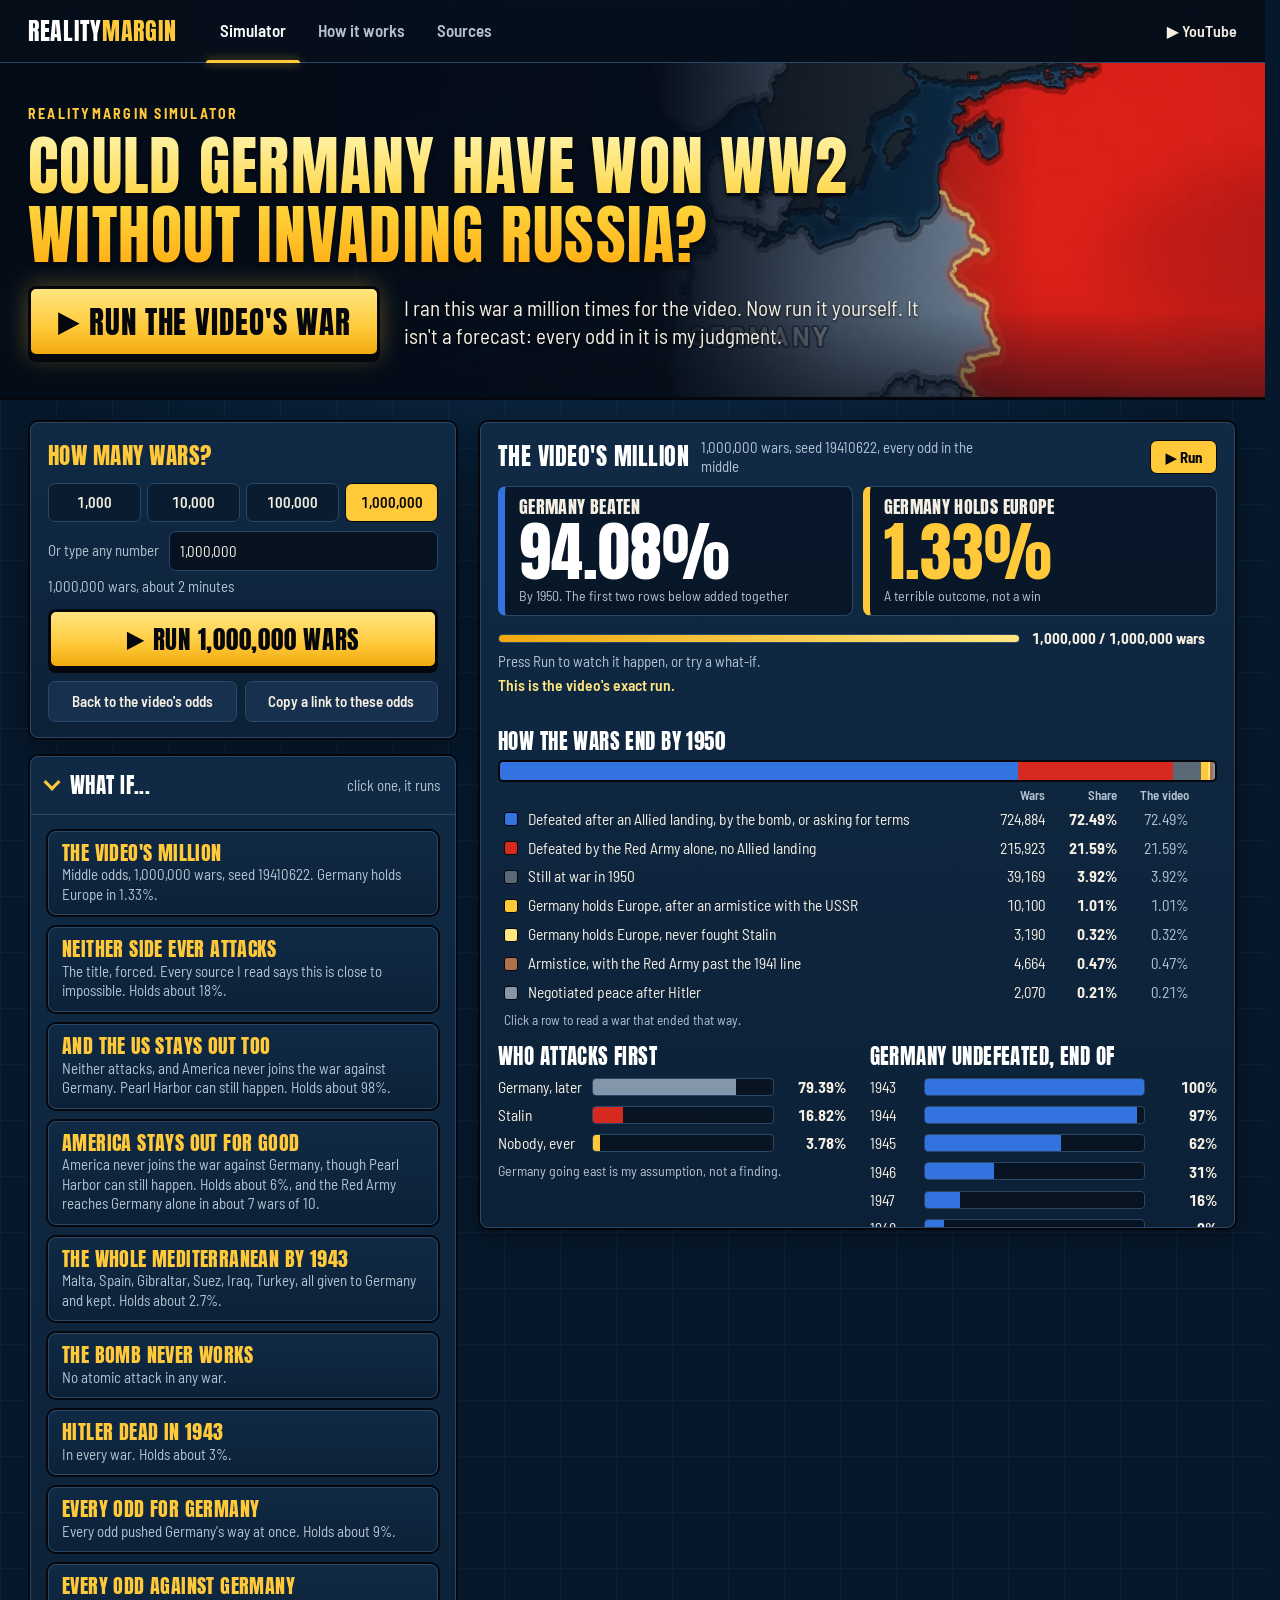
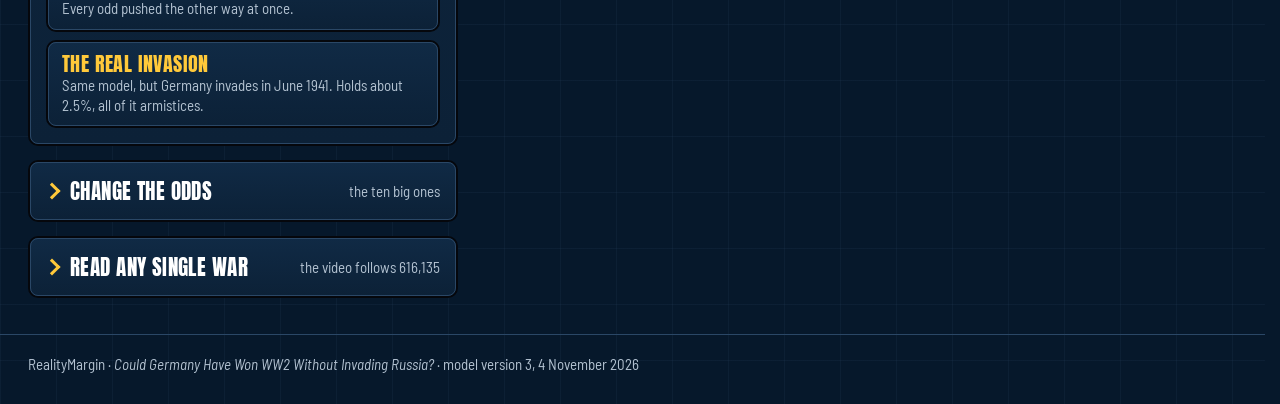
<file: index.html>
<!doctype html>
<html lang="en" data-tab="sim"><head><meta charset="utf-8"><meta name="viewport" content="width=device-width, initial-scale=1, viewport-fit=cover"><title>Could Germany Have Won WW2 Without Invading Russia? Run the war yourself · RealityMargin</title>
<meta name="description" content="Run the model behind Could Germany Have Won WW2 Without Invading Russia? in your browser, change the odds, and read every source."><meta name="theme-color" content="#06182b">
<link rel="preconnect" href="https://fonts.googleapis.com"><link rel="stylesheet" href="https://fonts.googleapis.com/css2?family=Anton&family=Barlow+Semi+Condensed:wght@400;600;700&display=swap"><link rel="stylesheet" href="rm_sim.css?v=fe26fca4a9"><link rel="icon" href="data:image/svg+xml,%3Csvg xmlns='http://www.w3.org/2000/svg' viewBox='0 0 32 32'%3E%3Crect width='32' height='32' rx='6' fill='%2306182b'/%3E%3Cpath d='M9 7h9a6 6 0 0 1 2 11.6L25 26h-5l-4.400-7H13v7H9z' fill='%23ffc93a'/%3E%3C/svg%3E"></head><body>
<header class="bar"><div class="w"><a class="logo" href="#sim">Reality<b>Margin</b></a><nav class="tabs" aria-label="Page"><a href="#sim">Simulator</a><a href="#how">How it works</a><a href="#sources">Sources</a><span id="ink" aria-hidden="true"></span></nav><a class="yt" href="https://www.youtube.com/@realitymargin" target="_blank" rel="noopener">▶ YouTube</a></div></header>

<div class="tabp" data-tab="sim" id="sim">
<div class="hero" style="background-image:url(hero_map.webp?v=522a58b25b)"><div class="w"><p class="kick">REALITYMARGIN SIMULATOR</p><h1>Could Germany Have Won WW2 Without Invading Russia?</h1>
<div class="herow"><button class="go" id="heroRun" type="button">▶ Run the video's war</button><p class="lead">I ran this war a million times for the video. Now run it yourself. It isn't a forecast: every odd in it is my judgment.</p></div></div></div>
<main class="w work" id="work">
<div class="ctlcol">
<section class="panel" id="runc" aria-label="Run the war"><p class="ph">How many wars?</p>
<div class="chips" role="group" aria-label="Number of wars"><button class="chip" type="button" data-n="1000">1,000</button><button class="chip" type="button" data-n="10000">10,000</button><button class="chip" type="button" data-n="100000">100,000</button><button class="chip" type="button" data-n="1000000">1,000,000</button></div>
<div class="own"><label for="nw">Or type any number</label><input id="nw" inputmode="numeric" autocomplete="off" aria-describedby="wEst"></div><p class="est" id="wEst"></p>
<button class="runb" id="run" type="button"><span id="runT"></span><span id="stopT" hidden>■ Stop</span></button>
<div class="acts"><button class="btn" id="reset" type="button">Back to the video's odds</button><button class="btn" id="share" type="button">Copy a link to these odds</button></div></section>

<details class="fold" id="whatif" open><summary>What if...<small>click one, it runs</small></summary><div class="in"><div class="cards" id="presets" style="margin-top:12px"></div></div></details>

<details class="fold" id="odds"><summary>Change the odds <span class="badge" id="changedN" hidden></span><small>the ten big ones</small></summary><div class="in">
<p class="pre">The ten odds people argue about most. A rough answer appears as you move them.</p>
<div class="ctl"><label>Every odd<select id="col"><option value="low">Against Germany</option><option value="mid" selected>Middle</option><option value="high">For Germany</option></select></label><label>Seed<input id="seed" value="19410622" inputmode="numeric"></label></div>
<div class="sliders" id="sliders"></div>
<details class="sub"><summary>Change any odd <small id="allN">all 76</small></summary><p class="pre">The written-down value of each one, with why it's there. Numbers up to 1 are usually chances: 0.05 means 5%.</p><input id="oddFind" type="search" placeholder="Find an odd, like malta" aria-label="Find an odd" style="width:100%"><small id="oddN" style="color:var(--dim)"></small><div class="odds" id="allOdds"></div></details>
</div></details>

<details class="fold" id="one"><summary>Read any single war<small>the video follows 616,135</small></summary><div class="in"><div class="ctl"><label>War number<input id="warN" value="616,135" inputmode="numeric"></label></div><div class="acts" style="margin-top:0"><button class="btn y" id="warGo" type="button">Show this war</button><button class="btn" id="warRand" type="button">Show a random war</button></div></div></details>
</div>

<aside class="anscol" id="answer" aria-label="The answer"><div class="panel">
<div class="mode"><span class="t" id="modeT"></span><span class="s" id="modeS"></span><button class="btn" id="again" type="button">Change the odds</button><button class="btn y" id="ansRun" type="button">▶ Run</button></div>
<div class="tiles"><div class="tile" style="--c:#3273e0"><div class="t">Germany beaten</div><div class="v" id="vBeaten"></div><div class="m">By 1950. The first two rows below added together</div></div>
<div class="tile" style="--c:#ffc93a;--c2:#ffc93a"><div class="t">Germany holds Europe</div><div class="v" id="vHolds"></div><div class="m">A terrible outcome, not a win</div></div></div>
<div class="prog"><div class="meter"><i id="bar"></i></div><span class="cnt" id="count"></span><span class="eta" id="eta"></span></div><p class="status" id="status" aria-live="polite"></p><p class="compare" id="compare" aria-live="polite"></p>
<h3>How the wars end by 1950</h3><div class="stack" id="stack" aria-hidden="true"></div>
<div class="rowh"><span></span><span></span><span class="hn">Wars</span><span>Share</span><span>The video</span><span></span></div><div id="rowsB"></div><p class="hint">Click a row to read a war that ended that way.</p>
<div class="two"><div><h3>Who attacks first</h3><div class="hb" id="who"></div><p class="smallnote">Germany going east is my assumption, not a finding.</p></div><div><h3>Germany undefeated, end of</h3><div class="hb" id="curve"></div></div></div>
</div></aside>
</main>
</div>

<div class="tabp" data-tab="how" id="how" hidden><div class="w page"><h2>How it works</h2><p class="lede">It's a Monte Carlo simulation: the same war, played out by chance, then counted. The odds are my judgment, written down with what informed each one. No source gives them and nobody can measure them. <a href="model/sim.mjs">Read the code.</a></p>
<div class="stackf"><details class="fold" id="method"><summary>How the model works<small>in plain words</small></summary><div class="in">
<p>It's a Monte Carlo simulation: the same war, played out by chance, a million times, then counted.</p>
<ol><li><b>It starts in January 1941</b> with Directive 21 unsigned, so there is no German invasion in 1941. Nothing after that is forced.</li>
<li><b>It plays forward half a year at a time</b> to the end of 1949. Each half-year it rolls for what people could decide: Malta, Vichy, Spain, Hitler going east after all, Stalin striking first, America coming in, a landing, the bomb.</li>
<li><b>Strength comes from real numbers.</b> GDP and the share of it at war from Mark Harrison's tables, U-boats from the official German history, oil from the US Strategic Bombing Survey. Those numbers move the odds of what happens next.</li>
<li><b>One pass is one war.</b> Then we count what came up.</li></ol>
<h3>Why it should be doubted, and how it was tested</h3>
<p>With every decision pinned to what really happened, the same code has to rebuild the real war, or its tests fail: the front half a year at a time, U-boat tonnage (1942: real 5.49 million tons, model 5.63), Soviet output, German oil. That shows it isn't broken. It doesn't show it's right: it was tuned to that war. Take D-Day out of the real war and it runs a year longer, ending in 1946 against the real 1945.</p>
<p><b>Germany going east in most wars is an assumption, not a finding.</b> Every historian I read says Hitler wouldn't have held off, so the model makes waiting costly. "Waiting doesn't pay" is a design rule here. Who attacks first is what I put in; what happens next is what comes out.</p>
</div></details>
<details class="fold" id="outcomes"><summary>What it says<small>all the results</small></summary><div class="in">
<p>1,000,000 wars at middle odds, seed 19410622.</p>
<div class="wrap"><table><tr><th>1950 outcome</th><th>Wars</th><th>Share</th></tr><tr><td>Defeated after an Allied landing, by the bomb, or asking for terms</td><td>724,884</td><td>72.49%</td></tr><tr><td>Defeated by the Red Army alone, no Allied landing</td><td>215,923</td><td>21.59%</td></tr><tr><td>STILL AT WAR IN 1950</td><td>39,169</td><td>3.92%</td></tr><tr><td>GERMANY HOLDS EUROPE, after an armistice with the USSR</td><td>10,100</td><td>1.01%</td></tr><tr><td>ARMISTICE WITH THE RED ARMY PAST THE 1941 LINE</td><td>4,664</td><td>0.47%</td></tr><tr><td>GERMANY HOLDS EUROPE, never fought Stalin</td><td>3,190</td><td>0.32%</td></tr><tr><td>NEGOTIATED PEACE AFTER HITLER</td><td>2,070</td><td>0.21%</td></tr></table></div>
<p>"Germany holds Europe" is a bad outcome, not a win. That regime was already shooting Poles and Jews in 1939. There's no happy ending in that column.</p>
<h3>Germany still undefeated at the end of each year</h3><p class="note">Holding Europe depends heavily on when you stop counting, so here is the whole curve.</p>
<div class="wrap"><table><tr><th></th><th>1943</th><th>1944</th><th>1945</th><th>1946</th><th>1947</th><th>1948</th><th>1949</th></tr><tr><td>No invasion in 1941</td><td>100.0%</td><td>96.6%</td><td>62.0%</td><td>31.5%</td><td>16.3%</td><td>9.1%</td><td>5.9%</td></tr><tr><td>The real invasion</td><td>100.0%</td><td>96.8%</td><td>53.1%</td><td>26.0%</td><td>16.9%</td><td>11.3%</td><td>7.9%</td></tr></table></div>
<h3>Force one thing at a time</h3><p class="note">100,000 wars each, with seed 5.</p><div class="wrap"><table><tr><th>What is forced</th><th>Holds</th><th>Germany attacks</th><th>Stalin attacks</th><th>Nobody</th><th>Atomic</th><th>Red Army, no landing</th><th>Still at war</th></tr><tr><td>baseline</td><td>1.32%</td><td>79.39%</td><td>16.88%</td><td>3.74%</td><td>13.09%</td><td>21.65%</td><td>3.84%</td></tr><tr><td>Hitler never attacks</td><td>13.46%</td><td>0.00%</td><td>58.19%</td><td>41.81%</td><td>28.30%</td><td>6.17%</td><td>10.43%</td></tr><tr><td>Stalin never attacks</td><td>1.42%</td><td>90.28%</td><td>0.00%</td><td>9.72%</td><td>15.39%</td><td>20.60%</td><td>4.77%</td></tr><tr><td>Neither ever attacks</td><td>17.90%</td><td>0.00%</td><td>0.00%</td><td>100.00%</td><td>35.63%</td><td>0.00%</td><td>20.21%</td></tr><tr><td>Hitler never declares on the US</td><td>2.89%</td><td>87.31%</td><td>9.57%</td><td>3.12%</td><td>13.11%</td><td>46.41%</td><td>8.03%</td></tr><tr><td>the US stays out for good</td><td>5.62%</td><td>93.09%</td><td>4.95%</td><td>1.96%</td><td>0.00%</td><td>70.18%</td><td>13.38%</td></tr><tr><td>Neither attacks and the US stays out</td><td>97.53%</td><td>0.00%</td><td>0.00%</td><td>100.00%</td><td>0.00%</td><td>0.00%</td><td>0.00%</td></tr><tr><td>the bomb never works</td><td>1.57%</td><td>80.58%</td><td>17.22%</td><td>2.20%</td><td>0.00%</td><td>22.97%</td><td>5.75%</td></tr><tr><td>Neither attacks, and the bomb never works</td><td>30.08%</td><td>0.00%</td><td>0.00%</td><td>100.00%</td><td>0.00%</td><td>0.00%</td><td>49.66%</td></tr><tr><td>Mediterranean plan from the start</td><td>1.27%</td><td>78.70%</td><td>17.16%</td><td>4.14%</td><td>13.73%</td><td>21.33%</td><td>4.00%</td></tr><tr><td>Atlantic plan from the start</td><td>1.61%</td><td>78.19%</td><td>17.93%</td><td>3.88%</td><td>13.32%</td><td>20.23%</td><td>4.52%</td></tr><tr><td>Hold and wait from the start</td><td>1.10%</td><td>81.75%</td><td>15.16%</td><td>3.08%</td><td>12.29%</td><td>23.19%</td><td>2.94%</td></tr><tr><td>Malta falls in 1941 and stays lost</td><td>1.39%</td><td>79.73%</td><td>16.48%</td><td>3.79%</td><td>13.19%</td><td>21.04%</td><td>4.10%</td></tr><tr><td>Germany gets all of the Mediterranean by 1943</td><td>2.67%</td><td>80.45%</td><td>15.56%</td><td>3.98%</td><td>14.07%</td><td>14.12%</td><td>7.27%</td></tr><tr><td>Mediterranean frozen, nobody moves</td><td>1.28%</td><td>80.52%</td><td>15.25%</td><td>4.24%</td><td>13.84%</td><td>21.33%</td><td>3.48%</td></tr><tr><td>Gibraltar falls</td><td>1.45%</td><td>79.72%</td><td>16.66%</td><td>3.62%</td><td>12.80%</td><td>20.79%</td><td>4.48%</td></tr><tr><td>Spain and Turkey on Germany's side</td><td>2.07%</td><td>80.02%</td><td>16.30%</td><td>3.68%</td><td>13.72%</td><td>17.52%</td><td>5.67%</td></tr><tr><td>The pact with Stalin is made</td><td>1.49%</td><td>75.12%</td><td>18.53%</td><td>6.35%</td><td>15.62%</td><td>20.36%</td><td>4.93%</td></tr><tr><td>The pact is made and never breaks</td><td>3.10%</td><td>60.82%</td><td>21.50%</td><td>17.68%</td><td>20.59%</td><td>16.39%</td><td>9.08%</td></tr><tr><td>Hitler dead in 1943</td><td>3.15%</td><td>56.00%</td><td>27.76%</td><td>16.24%</td><td>24.56%</td><td>11.77%</td><td>4.18%</td></tr><tr><td>Britain makes terms in 1941</td><td>19.70%</td><td>92.62%</td><td>5.46%</td><td>1.92%</td><td>2.65%</td><td>21.63%</td><td>22.72%</td></tr><tr><td>Japan never attacks the US</td><td>2.21%</td><td>83.74%</td><td>13.14%</td><td>3.12%</td><td>6.38%</td><td>34.28%</td><td>6.23%</td></tr></table></div>
</div></details>
<details class="fold" id="which"><summary>Which odds change the answer<small>what moves the answer</small></summary><div class="in"><p>Each odd moved both ways on its own, 100,000 wars each. The number is the share holding Europe, baseline 1.32% at 100,000 wars with seed 5 (the video's million gives 1.33%). Most of the differences under about 0.1 are noise.</p>
<div class="wrap"><table><tr><th>Odd</th><th>Holds Europe at each value</th><th>Swing (points)</th></tr><tr><td>declares</td><td>0.3: 2.05%, 0.9: 0.59%</td><td>1.46</td></tr><tr><td>armistice</td><td>0.05: 0.94%, 0.5: 1.60%</td><td>0.66</td></tr><tr><td>moscowFalls</td><td>0.03: 1.11%, 0.3: 1.59%</td><td>0.48</td></tr><tr><td>hitler42</td><td>0: 1.20%, 0.5: 1.64%</td><td>0.44</td></tr><tr><td>airSup</td><td>0.05: 1.23%, 0.35: 1.66%</td><td>0.43</td></tr><tr><td>usBase</td><td>0.015: 1.48%, 0.12: 1.07%</td><td>0.41</td></tr><tr><td>ukWill</td><td>0.3: 1.21%, 1.5: 1.55%</td><td>0.34</td></tr><tr><td>hitlerStrain</td><td>0.06: 1.50%, 0.2: 1.26%</td><td>0.24</td></tr><tr><td>crisisWar</td><td>0.01: 1.48%, 0.1: 1.24%</td><td>0.24</td></tr><tr><td>stalinTanks</td><td>0.002: 1.41%, 0.03: 1.18%</td><td>0.23</td></tr><tr><td>usBritain</td><td>0.03: 1.43%, 0.25: 1.21%</td><td>0.22</td></tr><tr><td>pearl</td><td>0.25: 1.47%, 0.6: 1.29%</td><td>0.18</td></tr><tr><td>hitlerDemand</td><td>0: 1.40%, 0.04: 1.26%</td><td>0.14</td></tr><tr><td>hitlerBase</td><td>0.02: 1.40%, 0.1: 1.28%</td><td>0.12</td></tr><tr><td>stalinTrouble</td><td>1: 1.38%, 10: 1.28%</td><td>0.10</td></tr><tr><td>pactAnswer</td><td>0: 1.29%, 0.3: 1.38%</td><td>0.09</td></tr><tr><td>finlandWar</td><td>0: 1.35%, 0.2: 1.28%</td><td>0.07</td></tr><tr><td>stalinOrg</td><td>0.002: 1.30%, 0.02: 1.37%</td><td>0.07</td></tr><tr><td>deliver</td><td>0.4: 1.37%, 0.95: 1.30%</td><td>0.07</td></tr><tr><td>hitlerPlotEast</td><td>0.01: 1.28%, 0.12: 1.34%</td><td>0.06</td></tr><tr><td>malta</td><td>0.02: 1.30%, 0.15: 1.35%</td><td>0.05</td></tr><tr><td>landTry</td><td>0.25: 1.32%, 0.8: 1.31%</td><td>0.01</td></tr><tr><td>stalinRace</td><td>0.3: 1.32%, 0.8: 1.32%</td><td>0.00</td></tr><tr><td>bombSurrender</td><td>0.3: 1.32%, 0.9: 1.32%</td><td>0.00</td></tr></table></div>
</div></details>
<details class="fold" id="left"><summary>What it leaves out<small>jets, gas, and the rest</small></summary><div class="in"><ul><li><b>Liberators in the East.</b> No run has Germany welcomed. The regime's plan was starvation and deportation, so the model doesn't offer it under Hitler. A successor changing that isn't modelled either.</li><li><b>Jets and other wonder weapons.</b> Not modelled as events. Germany's quality falls with years of Eastern war, and at half that rate before it.</li><li><b>The French fleet.</b> Not a separate event; Toulon and Mers-el-Kébir aren't modelled.</li><li><b>Chemical weapons as a last card.</b> Germany had about 12,000 tons of tabun and never used it. No run does.</li><li><b>Roosevelt.</b> One US president throughout. No 1944 election, no death in office.</li><li><b>Who holds the plan after Hitler.</b> "Germany attacks" includes the 0.7% of wars where his successor does it.</li><li><b>Portugal and the Azores.</b> Not modelled.</li><li><b>Stalin and the bomb.</b> His odds of striking don't rise for atomic attack on Germany. They rise with a landing, the US at war and German trouble. That's a real gap, and the video says so.</li><li><b>Tanks and aircraft as counts.</b> Strength runs on money and share of output, with quality as a judgment, not on a count of machines. German tank output went from 3.8k in 1941 to 18.3k in 1944 (Harrison), far faster than strength here. So the model can't be checked against tank output, and it doesn't show the Speer boom directly. In this model's real 1944, the sudden fall in German strength is fuel, while tanks and fighters were at their peak.</li><li><b>Manpower.</b> Not counted. Germany's trained reserves were nearly gone by 1943 and the USSR's were far larger. All of that sits inside the quality numbers.</li><li><b>Rail, food, rubber, tungsten and debt</b> are all one number, supply strain, not each counted in tons. Oil and ship tonnage are the two counted in tons.</li><li><b>Seasons and single battles.</b> Half-year turns. The real war's winter and summer swings don't show; it can't stage a Stalingrad. The real front is checked against the map only to the half-year.</li><li><b>The Italian front and D-Day's location.</b> A landing is a landing.</li><li><b>After 1950.</b> It stops at the end of 1949. Germany still standing then is what's counted, and the stop date moves that number a lot: see the yearly curve.</li><li><b>The Holocaust and the occupation's crimes</b> aren't numbers in a war model, and the model doesn't pretend they are. In every ending where the regime survives, they go on.</li></ul>
</div></details>
<details class="fold" id="faq"><summary>Questions<small>the ones viewers ask</small></summary><div class="in faq">
<details><summary>Is this really the model from the video?</summary><p>Yes. <a href="model/sim.mjs">The code</a> is the same file. The browser copy only drops the word <code>export</code>. Run 1,000,000 wars at middle odds and seed 19410622 and you get the same 1.33% holding Europe on any computer.</p></details>
<details><summary>Where do the odds come from?</summary><p>They're my judgment, written down with what informed each one. No source gives these numbers and nobody can measure them. <a href="#inputs">Every one is listed here.</a></p></details>
<details><summary>Does Germany attacking anyway prove anything?</summary><p>No. Germany going east in most wars is an assumption I put in, because every historian I read says Hitler wouldn't have held off. The video says so. Forcing neither side to attack is one of the what-if buttons.</p></details>
<details><summary>My run doesn't match "The video" column exactly. Why?</summary><p>A different seed changes the dice, and fewer wars means a smaller sample. Middle odds, seed 19410622 and 1,000,000 wars always give the video's 1.33%. The same seed with 100,000 wars gives 1.29%, because it's a smaller sample. Every what-if button except The video's million uses another seed, so those numbers are "about". Small differences are noise, especially for rare outcomes. Same settings, same seed and same number of wars always give the same answer.</p></details>
<details><summary>Where does the video's "beaten in 94" come from?</summary><p>It adds the first two rows of the table: defeated after an Allied landing, by the bomb, or asking for terms (72.49%), and defeated by the Red Army alone (21.59%).</p></details>
<details><summary>The video waves off the real invasion's 2.52 because it's all armistices. Isn't most of the 1.33 armistices too?</summary><p>Yes, that's a fair point. Of the 1.33, 1.01 comes after an armistice with the USSR. Only 0.32 comes from wars where Germany never fought Stalin at all. The same caution applies to both numbers: neither is a plan. The table shows both rows.</p></details>
<details><summary>The video takes me into "that 4", then gives 18. What did the 4 get?</summary><p>Left to run naturally, the 4 wars of 100 where nobody moves end with Germany holding Europe in about 8.4% of them. The 18 is a different run: neither side is ever allowed to attack, in every war. The video says "I forced it".</p></details>
<details><summary>The video says one assumption keeps it between half a percent and just over 2. My slider went outside that.</summary><p>That range is for each odd moved between the wider test values listed under "Which odds change the answer", for the declaration 30% to 90%, not the Against and For marks on the slider. The sliders go further on purpose. Setting Hitler's declaration on America to 0% gives about 2.8, and 100% gives about 0.3.</p></details>
<details><summary>What does the model leave out?</summary><p>Jets, the French fleet, gas as a last card, single battles, Roosevelt's death, manpower as a count, and any welcome for Germans as liberators. <a href="#left">The full list is here.</a></p></details>
<details><summary>Does it send my settings anywhere?</summary><p>The wars run in your browser, and your odds stay there. The page counts visits and which button is pressed with GoatCounter, which uses no cookies and collects no personal data. Its fonts load from Google Fonts, which sees an ordinary web request. Your results aren't sent. If you open a shared settings link, its address, which contains those settings, reaches the counter.</p></details>
</div></details></div></div></div>

<div class="tabp" data-tab="sources" id="sources" hidden><div class="w page"><h2>Every source</h2><p class="lede">Everything real is linked. Everything from the model is labeled as the model.</p>
<div class="tools"><div class="search"><input id="find" type="search" placeholder="Search everything, like Malta" aria-label="Search the sources"></div><span id="findN" aria-live="polite"></span><div class="jump"><a href="#inputs">Odds</a><a href="#decisions">Decisions</a><a href="#quotes">Quotes</a><a href="#lines">Sources</a></div></div>
<p class="lede" id="findNone" hidden>Nothing matches that.</p>
<div class="stackf" id="srcFolds"><details class="fold" id="inputs"><summary>Every odd in the model<small>all 76, with why</small></summary><div class="in"><p class="note">All 76 of them. These are our judgment. "h" means per half-year. Against and For mean against and for Germany.</p><div class="wrap"><table class="inp"><tr><th>Name</th><th>Against</th><th>Middle</th><th>For</th><th>What informed it</th></tr><tr id="k-barbarossa41"><td>barbarossa41</td><td>0</td><td>0</td><td>0</td><td>the premise switch; 1 only to compare with what really happened</td></tr><tr id="k-stratMed"><td>stratMed</td><td>0.3</td><td>0.35</td><td>0.4</td><td>the opening plan: the rest is holding and getting ready. Judgment; no source gives a split</td></tr><tr id="k-stratAtl"><td>stratAtl</td><td>0.35</td><td>0.35</td><td>0.35</td><td>the opening plan: the rest is holding and getting ready. Judgment; no source gives a split</td></tr><tr id="k-stratShift"><td>stratShift</td><td>0.1</td><td>0.1</td><td>0.1</td><td>h from 1943: the plan changes after two years without result</td></tr><tr id="k-hitlerBase"><td>hitlerBase</td><td>0.07</td><td>0.05</td><td>0.035</td><td>h from 1942: he attacks after all, before strain and Stalin's demands. "Russia must be smashed as soon as possible" (Halder, 16 Jan 1941). Kershaw: his decision alone</td></tr><tr id="k-hitler42"><td>hitler42</td><td>0.06</td><td>0.12</td><td>0.2</td><td>added in spring 1942 only: the first date after a postponement. He had already moved it once, from autumn 1940 to May 1941</td></tr><tr id="k-hitlerStrain"><td>hitlerStrain</td><td>0.14</td><td>0.12</td><td>0.09</td><td>...added per unit of supply strain. Tooze: grain, and knocking Britain out before its air power grew, were the strongest arguments for going east</td></tr><tr id="k-hitlerDemand"><td>hitlerDemand</td><td>0.02</td><td>0.015</td><td>0.01</td><td>...added per Stalin demand. "his demands will become bigger and bigger"</td></tr><tr id="k-stalinPress"><td>stalinPress</td><td>0.3</td><td>0.25</td><td>0.2</td><td>h: he presses on Finland, Bulgaria, the Straits or Iran. Instruction for Molotov, 9 Nov 1940: Bulgaria "the main question"</td></tr><tr id="k-crisisWar"><td>crisisWar</td><td>0.06</td><td>0.04</td><td>0.02</td><td>chance per demand on the table that a crisis becomes Hitler's war</td></tr><tr id="k-stalinEarly"><td>stalinEarly</td><td>0.002</td><td>0.001</td><td>0.0005</td><td>h before mid-1942: first strike. Glantz: not before summer 1942; the 15 May draft admits 10 days of aviation fuel. Unsigned; no record of approval</td></tr><tr id="k-stalinOrg"><td>stalinOrg</td><td>0.012</td><td>0.007</td><td>0.004</td><td>h mid-1942 to 1943: the organisation is ready</td></tr><tr id="k-stalinTanks"><td>stalinTanks</td><td>0.015</td><td>0.009</td><td>0.005</td><td>h from 1944: the new tank force is full (Glantz: three years from 1941 for 16,500)</td></tr><tr id="k-stalinRace"><td>stalinRace</td><td>0.7</td><td>0.6</td><td>0.45</td><td>h: the Allies are breaking into Germany. He races them for Central Europe. Manchuria, August 1945</td></tr><tr id="k-finlandWar"><td>finlandWar</td><td>0.1</td><td>0.05</td><td>0.02</td><td>h with Germany distracted: he attacks Finland again. Hitler told Molotov in November 1940 there must be no new war in the Baltic. ×2 with Germany in real trouble</td></tr><tr id="k-stalinTrouble"><td>stalinTrouble</td><td>7</td><td>5</td><td>3</td><td>multiplier per point of German trouble. His record: moves only against the weak or the already beaten (Poland 1939, Japan 1945)</td></tr><tr id="k-strikeEarly"><td>strikeEarly</td><td>0.25</td><td>0.15</td><td>0.08</td><td>the strike breaks through</td></tr><tr id="k-strikeOrg"><td>strikeOrg</td><td>0.4</td><td>0.3</td><td>0.2</td><td>the strike breaks through</td></tr><tr id="k-strikeTanks"><td>strikeTanks</td><td>0.55</td><td>0.45</td><td>0.3</td><td>the strike breaks through</td></tr><tr id="k-tradeCut"><td>tradeCut</td><td>0.05</td><td>0.025</td><td>0.012</td><td>h: he stops the oil and grain. Delivered to the last hours in reality; brief suspension Aug 1940</td></tr><tr id="k-tradeRenew"><td>tradeRenew</td><td>0.65</td><td>0.75</td><td>0.85</td><td>the deal runs out on 1 Aug 1942 (Wegner, Ericson). Germany avoided delivering about 750M RM of its side</td></tr><tr id="k-pactAnswer"><td>pactAnswer</td><td>0.03</td><td>0.08</td><td>0.15</td><td>h in 1941: Hitler answers Stalin's note of 25 Nov 1940 and takes the USSR into the pact. He never replied in reality. Stalin's price was five secret protocols: Finland, Bulgaria, the Straits, the Persian Gulf, Japan's oil concessions. ×0.5 once he's gone through Bulgaria into Greece</td></tr><tr id="k-pactEnd"><td>pactEnd</td><td>0.25</td><td>0.15</td><td>0.1</td><td>h: the pact comes apart. Neither man kept a deal once he could break it. ×1.5 when Germany is short of food and coal</td></tr><tr id="k-malta"><td>malta</td><td>0.03</td><td>0.05</td><td>0.09</td><td>h: Malta falls. ×3 under the Mediterranean plan. Herkules, planned 1942, never tried</td></tr><tr id="k-franco"><td>franco</td><td>0.004</td><td>0.01</td><td>0.03</td><td>h: Franco lets Germany in. ×3 once Britain looks beaten. Preston; Allied control of Spain's food and fuel; Germany couldn't pay</td></tr><tr id="k-spainForced"><td>spainForced</td><td>0.005</td><td>0.015</td><td>0.03</td><td>h under the Mediterranean plan: Germany goes in without him. ×1.5 with the plan stuck in Libya, when Gibraltar looks like the cork. No source assessed it</td></tr><tr id="k-felix"><td>felix</td><td>0.6</td><td>0.75</td><td>0.85</td><td>Gibraltar falls once the road is open. Two corps, 26 medium and heavy artillery battalions</td></tr><tr id="k-vichy"><td>vichy</td><td>0.03</td><td>0.08</td><td>0.14</td><td>h 1941-42 under the Mediterranean plan: Vichy opens Syria and Bizerte. Hitler preferred France to Spain; the Paris talks of May 1941 came after Rommel's first advance, and Vichy backed out. ×1.5 with the Axis deep in Egypt, ×0.5 with the US in</td></tr><tr id="k-turkeyAxis"><td>turkeyAxis</td><td>0.005</td><td>0.015</td><td>0.04</td><td>h, ×4 with Suez gone: transit for Germany. No record of Turkey volunteering; Directive 32 planned on force. ×2 frightened by Stalin at the Straits, ×0.3 with the US in</td></tr><tr id="k-turkeyAllies"><td>turkeyAllies</td><td>0.2</td><td>0.12</td><td>0.06</td><td>h from 1944 once Germany is losing. Turkey declared in February 1945. ×1.5 once the Red Army is deep past the old border</td></tr><tr id="k-italyOut"><td>italyOut</td><td>0.3</td><td>0.2</td><td>0.1</td><td>h once the Axis is out of Africa. "we must not risk the internal collapse of Italy" (Halder, Jan 1941). 1943 in reality</td></tr><tr id="k-marita"><td>marita</td><td>0.92</td><td>0.85</td><td>0.75</td><td>Germany goes into Greece while Britain's there. Directive 20; the danger was bombers near Romania's oil</td></tr><tr id="k-iraqNorth"><td>iraqNorth</td><td>0.02</td><td>0.05</td><td>0.1</td><td>h: Iraq from the north, with Syria or Turkey open. Rashid Ali's coup, April 1941; Britain won that war in 30 days with very little. ×2 in spring 1941 and with Turkish transit, ×0.3 without the Mediterranean plan</td></tr><tr id="k-iraqBack"><td>iraqBack</td><td>0.3</td><td>0.2</td><td>0.12</td><td>h: Britain retakes Iraq. ×3 with no land route left to the Axis</td></tr><tr id="k-exporter"><td>exporter</td><td>0.4</td><td>0.3</td><td>0.2</td><td>h: Britain takes Syria from Vichy. June-July 1941 in reality. ×0.6 with the Axis at Alamein and no troops to spare</td></tr><tr id="k-maltaBack"><td>maltaBack</td><td>0.2</td><td>0.15</td><td>0.08</td><td>h: Malta retaken. ×0.2 while the Axis is still strong in Egypt and the US is out</td></tr><tr id="k-gibBack"><td>gibBack</td><td>0.2</td><td>0.12</td><td>0.06</td><td>h from 1944 with the US in: Gibraltar retaken. ×1.5 with a landing already made</td></tr><tr id="k-swedenCut"><td>swedenCut</td><td>0.3</td><td>0.25</td><td>0.15</td><td>h from 1944, Germany losing: Sweden stops the iron ore. Autumn 1944 in reality. ×1.5 losing on both fronts</td></tr><tr id="k-romaniaOut"><td>romaniaOut</td><td>0.35</td><td>0.25</td><td>0.15</td><td>h with the Red Army coming back to Romania's border: it changes sides. 23 August 1944. ×1.5 once it's past the old line</td></tr><tr id="k-airSup"><td>airSup</td><td>0.08</td><td>0.12</td><td>0.2</td><td>a second air battle wins the skies. UK outbuilt Germany 13.2k to 8.4k in 1941. Luftwaffe not pulled east</td></tr><tr id="k-airTry"><td>airTry</td><td>0.06</td><td>0.12</td><td>0.18</td><td>h 1941-43 under the Atlantic plan, ×0.3 otherwise: it's tried</td></tr><tr id="k-sealionAir"><td>sealionAir</td><td>0.1</td><td>0.2</td><td>0.3</td><td>the landing holds. With no air superiority almost nothing does. Forczyk argues for spring 1941; resupply is the objection. The 1974 Sandhurst game failed, from memory; we haven't read its report</td></tr><tr id="k-sealionNoAir"><td>sealionNoAir</td><td>0</td><td>0.005</td><td>0.02</td><td>the landing holds. With no air superiority almost nothing does. Forczyk argues for spring 1941; resupply is the objection. The 1974 Sandhurst game failed, from memory; we haven't read its report</td></tr><tr id="k-ukBase"><td>ukBase</td><td>0.001</td><td>0.002</td><td>0.004</td><td>h: Britain makes terms regardless of events</td></tr><tr id="k-ukWill"><td>ukWill</td><td>0.4</td><td>0.6</td><td>0.9</td><td>h: per point of will lost below 0.7. Official history: Britain would have fought on after the Mediterranean</td></tr><tr id="k-ukReenter"><td>ukReenter</td><td>0.15</td><td>0.1</td><td>0.05</td><td>h: Britain goes back in, once there's a Soviet war or the US in</td></tr><tr id="k-ukReenterUs"><td>ukReenterUs</td><td>0.3</td><td>0.2</td><td>0.1</td><td>h: Britain goes back in, once there's a Soviet war or the US in</td></tr><tr id="k-churchill"><td>churchill</td><td>0.005</td><td>0.01</td><td>0.02</td><td>h: Churchill goes, ×4 after a disaster. Censure beaten 475 to 25 in July 1942</td></tr><tr id="k-pearl"><td>pearl</td><td>0.5</td><td>0.45</td><td>0.4</td><td>h from mid-1941: Japan attacks. Southern policy fixed in 1940; Barbarossa only caused a debate that the south won, so with no Barbarossa it comes at the same time or sooner, and the Neutrality Pact of April 1941 covers the rear. About 80% in the half-year of the July 1941 freeze; ×1.3 with Britain in disaster, ×0.8 with the USSR collapsing (it looks north). No attack after 1943: the oil has gone</td></tr><tr id="k-declares"><td>declares</td><td>0.75</td><td>0.6</td><td>0.4</td><td>Hitler declares with no Russian war. 25 July 1941: wants no US declaration "while the Eastern Campaign is still in progress". Others read 11 Dec as weakness. Both ways</td></tr><tr id="k-declaresEast"><td>declaresEast</td><td>0.9</td><td>0.85</td><td>0.7</td><td>Hitler declares with a Russian war on, as he really did; or with Britain already out, when he has no need to</td></tr><tr id="k-declaresUkOut"><td>declaresUkOut</td><td>0.4</td><td>0.25</td><td>0.15</td><td>Hitler declares with a Russian war on, as he really did; or with Britain already out, when he has no need to</td></tr><tr id="k-usBase"><td>usBase</td><td>0.09</td><td>0.05</td><td>0.03</td><td>h from 1942: the US enters over the Atlantic, Britain fighting. Polls: 62% for shoot on sight, but Congress split</td></tr><tr id="k-usPerBoat"><td>usPerBoat</td><td>0.001</td><td>0.0007</td><td>0.0004</td><td>...added per U-boat at sea</td></tr><tr id="k-usBritain"><td>usBritain</td><td>0.18</td><td>0.12</td><td>0.06</td><td>...added when Britain is in danger. Stark's Plan Dog</td></tr><tr id="k-usUkOut"><td>usUkOut</td><td>0.05</td><td>0.02</td><td>0.01</td><td>h with Britain out</td></tr><tr id="k-midwayLost"><td>midwayLost</td><td>0.2</td><td>0.3</td><td>0.4</td><td>a Pacific disaster delays the US in Europe by a year. Midway could have gone the other way</td></tr><tr id="k-japanNorth"><td>japanNorth</td><td>0.05</td><td>0.1</td><td>0.18</td><td>h with the USSR in trouble, Japan not fighting the US. Nomonhan and the April 1941 pact hold it back. ×1.5 with Moscow gone: Japan's plan was to move only when the fruit was ripe</td></tr><tr id="k-moscowFalls"><td>moscowFalls</td><td>0.06</td><td>0.12</td><td>0.2</td><td>when the Germans are near it. ×2 with Britain out, ×0.75 from 1943</td></tr><tr id="k-caucasus"><td>caucasus</td><td>0.08</td><td>0.15</td><td>0.25</td><td>when the Germans reach it, war's second year or later</td></tr><tr id="k-armistice"><td>armistice</td><td>0.12</td><td>0.2</td><td>0.3</td><td>h per point the front is past 0.8, after a war's first year. Harrison: 1942 was the Soviet economy's crisis</td></tr><tr id="k-eastDeal"><td>eastDeal</td><td>0.02</td><td>0.04</td><td>0.07</td><td>h after two years with the front near the old border: a compromise peace in the East. 1943 Stockholm feelers; Hitler refused. ×3 after Hitler</td></tr><tr id="k-stalinOut"><td>stalinOut</td><td>0.03</td><td>0.05</td><td>0.1</td><td>h with Moscow gone or the front past it: Stalin falls. Nobody moved in the real crisis of June 1941. ×2 with the Caucasus gone too</td></tr><tr id="k-armisticeBack"><td>armisticeBack</td><td>0.15</td><td>0.1</td><td>0.05</td><td>h: the USSR goes back to war, with the West still fighting, or alone. No armistice was going to be a peace</td></tr><tr id="k-armisticeBackAlone"><td>armisticeBackAlone</td><td>0.03</td><td>0.02</td><td>0.01</td><td>h: the USSR goes back to war, with the West still fighting, or alone. No armistice was going to be a peace</td></tr><tr id="k-landTry"><td>landTry</td><td>0.7</td><td>0.5</td><td>0.35</td><td>h: the Allies try once they outweigh what's facing them</td></tr><tr id="k-bomb45"><td>bomb45</td><td>0.8</td><td>0.7</td><td>0.6</td><td>ready by the second half of 1945, else by the end of 1946, else 1948. Conant 1942: no certainty. S-1 maximum effort announced 6 Dec 1941</td></tr><tr id="k-bomb46"><td>bomb46</td><td>0.85</td><td>0.75</td><td>0.6</td><td>ready by the second half of 1945, else by the end of 1946, else 1948. Conant 1942: no certainty. S-1 maximum effort announced 6 Dec 1941</td></tr><tr id="k-deliver"><td>deliver</td><td>0.9</td><td>0.8</td><td>0.65</td><td>h: it gets through. ETO heavy bomber loss 3.8% per sortie in 1943 and 1.7% in 1944; few planes needed. ×0.75 with an intact Luftwaffe, ×0.5 from America by B-36 with no base left in Europe</td></tr><tr id="k-bombSurrender"><td>bombSurrender</td><td>0.8</td><td>0.7</td><td>0.55</td><td>h: Germany gives up, ×0.35 unbeaten, ×0.3 with Hitler alive, beaten or not: he never capitulated (the Nero Decree, March 1945). The damage itself is separate. No source</td></tr><tr id="k-germanBomb"><td>germanBomb</td><td>0.0002</td><td>0.0005</td><td>0.002</td><td>h from 1946. Heisenberg's doubts, June 1942</td></tr><tr id="k-westPeace"><td>westPeace</td><td>0.03</td><td>0.05</td><td>0.08</td><td>h from 1947: no Eastern war, no landing, nobody can finish it. Negotiated end in the West. ×1.5 with Britain alone</td></tr><tr id="k-hitlerHealth"><td>hitlerHealth</td><td>0.004</td><td>0.006</td><td>0.01</td><td>h from 1943, rising. ECG Aug 1941: progressive coronary sclerosis; Parkinson's symptoms from 1942</td></tr><tr id="k-hitlerPlotEast"><td>hitlerPlotEast</td><td>0.03</td><td>0.05</td><td>0.08</td><td>h: war in the East going badly. Tresckow March 1943, July 1944</td></tr><tr id="k-hitlerPlotQuiet"><td>hitlerPlotQuiet</td><td>0.001</td><td>0.002</td><td>0.004</td><td>h otherwise. Elser came close in 1939, Oster's 1938 plot died at Munich. The later plots grew out of the East</td></tr><tr id="k-afterHitlerPeace"><td>afterHitlerPeace</td><td>0.25</td><td>0.15</td><td>0.08</td><td>h: after Hitler, Germany losing: the end comes sooner. ×1.5 with Western armies on the continent to surrender to</td></tr></table></div>
<p><a href="model/sim.mjs">Read the code.</a></p>
</div></details>
<details class="fold" id="decisions"><summary>Every decision in the video<small>why each person acts</small></summary><div class="in"><section><h3>1. Hitler does not sign Directive 21</h3><p><b>What just happened:</b> Directive 21 is on his desk in December 1940, after Molotov's talks and with Raeder's Mediterranean plan on the table.</p><p><b>Why this person would do it:</b> there is no good reason to think he would: the premise is ours. Raeder's plan is the real alternative he was shown, and he agreed with its general trend without giving up the East. <a href="https://archive.org/details/brasseys-naval-annual-1948-ocr">Source</a></p><p><b>The other option:</b> sign it, as he really did on 18 December 1940. <b>Why not:</b> this is the change being tested. Every historian I read says he would not have held off, and the video ends on the fact that he signed</p><p class="note">forced, 100% of the million</p></section>
<section><h3>2. Raeder lays out the Mediterranean war to Hitler</h3><p><b>What just happened:</b> real event: France has fallen, Britain fights on, and on 26 Sept 1940 Raeder reports alone to Hitler.</p><p><b>Why this person would do it:</b> the navy wanted the Mediterranean cleared before Russia; his report says so. <a href="https://archive.org/details/brasseys-naval-annual-1948-ocr">Source</a></p><p><b>The other option:</b> stay silent and back the army's plan. <b>Why not:</b> the navy's whole war depended on Britain, and Russia gave it nothing</p><p class="note">the opening plan is the Mediterranean in about 35 wars of 100</p></section>
<section><h3>3. Stalin offers to join the pact at a price</h3><p><b>What just happened:</b> real event: Molotov's Berlin talks end on 14 Nov 1940, and the note follows on 25 Nov.</p><p><b>Why this person would do it:</b> he wanted Finland, Bulgaria and the Straits, and an agreed sphere toward the Gulf. His own instruction for Molotov lists them. <a href="https://en.wikipedia.org/wiki/German%E2%80%93Soviet_Axis_talks">Source</a></p><p><b>The other option:</b> break off after Berlin. <b>Why not:</b> he wanted to delay war, by the majority view, and the deal still paid him</p><p class="note">real event</p></section>
<section><h3>4. Hitler answers Stalin and takes the deal</h3><p><b>What just happened:</b> with no invasion planned, the note is still unanswered on his desk and his grain and oil depend on Stalin.</p><p><b>Why this person would do it:</b> Germany's shortages made Soviet deliveries matter, and Tooze says keeping Stalin as an ally was a real option, at the cost of dependence. <a href="https://archive.org/details/TheWagesOfDestructionTheMakingAndBreakingOfTheNaziEconomy">Source</a></p><p><b>The other option:</b> stay silent, as he really did. <b>Why not:</b> in most wars he does: the deal happens in 9 of 100</p><p class="note">9 wars of 100</p></section>
<section><h3>5. Germany goes into Greece</h3><p><b>What just happened:</b> Italy is at war with Greece and British air force units have reached Greece and Crete.</p><p><b>Why this person would do it:</b> Directive 20: thwart British air bases in Greece, a threat to Italy and Romania's oil. <a href="https://archive.org/details/germany-and-the-second-world-war.-vol.-1-9-1990-2017">Source</a></p><p><b>The other option:</b> stay out of the Balkans. <b>Why not:</b> Hitler's stated danger was bombers in range of Ploesti</p><p class="note">85 wars of 100</p></section>
<section><h3>6. Vichy France opens Syria and Bizerte to Germany</h3><p><b>What just happened:</b> Germany is on the Mediterranean plan and Malta has fallen.</p><p><b>Why this person would do it:</b> the Paris talks of May 1941 really offered this; Hitler preferred France to Spain. <a href="https://en.wikipedia.org/wiki/Paris_Protocols">Source</a></p><p><b>The other option:</b> back out, as Vichy really did. <b>Why not:</b> with Malta gone, German success looks likelier; in most wars it does back out</p><p class="note">about 9 wars of 100; a quarter of those on this plan</p></section>
<section><h3>7. Japan attacks Pearl Harbor</h3><p><b>What just happened:</b> Japan's move south is under way and the US oil freeze comes in July 1941.</p><p><b>Why this person would do it:</b> the southern policy was fixed in 1940; Barbarossa only reopened a debate that the south won (Kershaw). <a href="https://archive.org/details/fateful-choices-ten-decisions-that-changed-the-world-1940-1941-ian-kershaw-.epub">Source</a></p><p><b>The other option:</b> go north against the USSR. <b>Why not:</b> Nomonhan and Soviet strength; the army and navy refused it in real life</p><p class="note">97 wars of 100</p></section>
<section><h3>8. he declares war on the US</h3><p><b>What just happened:</b> Pearl Harbor has happened, and the U-boats are already in a shooting match with US escorts.</p><p><b>Why this person would do it:</b> he held back in 1941 because of the Eastern campaign, and reserved action against the US for after it. With no Eastern campaign that reason goes. <a href="https://archive.org/details/brasseys-naval-annual-1948-ocr">Source</a></p><p><b>The other option:</b> keep America out. <b>Why not:</b> others read the real declaration as acting from weakness in Russia, which would argue against it. The evidence runs both ways, so six in ten, on screen</p><p class="note">60% with Japan's attack and no Eastern war; my judgment</p></section>
<section><h3>9. Stalin presses on the Straits and Bulgaria</h3><p><b>What just happened:</b> the pact has come apart, and Germany is busy in the Mediterranean with America now at war with it.</p><p><b>Why this person would do it:</b> his instruction for Molotov called Bulgaria the main question; to Dimitrov he spoke of bases on the Straits. <a href="https://azbyka.ru/otechnik/6/1941-god-v-dvuh-knigah-dokumenty-kniga-pervaja/">Source</a></p><p><b>The other option:</b> keep quiet and keep trading. <b>Why not:</b> his record is pressing when Germany is occupied elsewhere</p><p class="note">about 30% per half-year, higher with Germany busy</p></section>
<section><h3>10. Germany does not invade in spring 1942, in this war</h3><p><b>What just happened:</b> spring 1942 is the first date after the postponement, with strain and Stalin's demands both up.</p><p><b>Why this person would do it:</b> 'Russia must be smashed as soon as possible' is why a third of wars go here. In this one the plan is going well and the roll says no. <a href="https://archive.org/details/HalderWarJournal">Source</a></p><p><b>The other option:</b> invade in spring 1942. <b>Why not:</b> 33 wars of 100 do, and the video shows how they go</p><p class="note">22 wars of 100 invade in spring 1942, 33 by the end of 1942</p></section>
<section><h3>11. he does not strike first</h3><p><b>What just happened:</b> Germany is at war with America, the main trigger for a Soviet strike.</p><p><b>Why this person would do it:</b> he moved only on the weak or already beaten: Poland 1939, Finland, the Baltics, Japan August 1945. <a href="https://archive.org/details/modern-war-studies-david-m.-glantz-stumbling-colossus-the-red-army-on-the-eve-of">Source</a></p><p><b>The other option:</b> strike toward southern Poland, the draft's main blow. <b>Why not:</b> the draft's own limits, and in the model more than half of strikes fail</p><p class="note">17 wars of 100 strike first at some point</p></section>
<section><h3>12. Britain fights on after losing Suez</h3><p><b>What just happened:</b> the Axis has reached the Canal.</p><p><b>Why this person would do it:</b> Germany's own official history says Britain's strength lay outside the Mediterranean and it was ready to fight on after losing it. <a href="https://archive.org/details/germany-and-the-second-world-war.-vol.-1-9-1990-2017">Source</a></p><p><b>The other option:</b> make terms. <b>Why not:</b> with America already in, Britain has every reason to wait. In the wars it does leave, it's usually alone</p><p class="note">Britain ever leaves in 6 wars of 100</p></section>
<section><h3>13. Franco stays out of the war</h3><p><b>What just happened:</b> Germany is on the Mediterranean plan and wants the road to Gibraltar.</p><p><b>Why this person would do it:</b> Preston: he wanted in late, but Allied control of food and fuel and Hitler's inability to pay his price ruled it out. <a href="https://researchonline.lse.ac.uk/id/eprint/26101/1/Franco%20and%20Hitler(lsero).pdf">Source</a></p><p><b>The other option:</b> open the road to Gibraltar. <b>Why not:</b> the Royal Navy holds his food and fuel, and Germany can't replace either</p><p class="note">Spain enters in about 11 wars of 100</p></section>
<section><h3>14. Turkey gives Germany transit</h3><p><b>What just happened:</b> the Canal has been gone for two years and Stalin has pressed on the Straits.</p><p><b>Why this person would do it:</b> fear of the USSR was real, and the June 1941 treaty with Germany was read as a hedge against it. No record of Turkey volunteering transit, so this is rare and the line says so. <a href="https://en.wikipedia.org/wiki/German%E2%80%93Turkish_Treaty_of_Friendship">Source</a></p><p><b>The other option:</b> hold neutral, as it really did. <b>Why not:</b> with the Canal gone and Stalin at the Straits, Germany looks like the lesser risk</p><p class="note">about 12 wars of 100 at some point</p></section>
<section><h3>15. Stalin stops the oil</h3><p><b>What just happened:</b> four years of demands, and Germany still behind on what it owes him.</p><p><b>Why this person would do it:</b> a brief suspension in August 1940 is on record, and Germany was far behind on its side. He did keep delivering to the last hours in real life, so the odds are low per half-year. <a href="https://en.wikipedia.org/wiki/German%E2%80%93Soviet_economic_relations_(1934%E2%80%931941)">Source</a></p><p><b>The other option:</b> keep selling. <b>Why not:</b> over nine years, the trade ends in about 45 of every 100 wars where nobody attacks in the East</p><p class="note">in about 32 wars of 100 at some point before any war in the East</p></section>
<section><h3>16. America drops atomic bombs on Germany</h3><p><b>What just happened:</b> the bomb is ready, Japan has been hit first, and Germany is still fighting with no way to end it.</p><p><b>Why this person would do it:</b> the project was a race with Germany in its founders' minds, and no source says the US would spare a Germany still at war. This is our judgment, and the line says that. <a href="https://archive.org/details/CMHPub11-10">Source</a></p><p><b>The other option:</b> negotiate, or keep building up for a landing. <b>Why not:</b> a landing against the whole army had no good odds; a peace from 1947 is possible in the model but not before</p><p class="note">30 wars of 100</p></section>
<section><h3>17. the Allies land in France</h3><p><b>What just happened:</b> a year of atomic attack has cut German strength, and the force ratio has finally reached a level worth trying.</p><p><b>Why this person would do it:</b> they try once they outweigh what's facing them; sealift caps what they can land. <a href="https://www.newsweek.com/why-allies-won-188790">Source</a></p><p><b>The other option:</b> wait for more bombs. <b>Why not:</b> the odds of a try rise with the ratio; it isn't a choice with one right answer</p><p class="note">a landing fails at least once in about 14 wars of 100</p></section>
<section><h3>18. Göring asks for terms</h3><p><b>What just happened:</b> Hitler is dead, atomic attack has run for a year, and Germany's fuel is nearly gone.</p><p><b>Why this person would do it:</b> designated successor; in real life he had objected to the war with Britain. He was no moderate, and the line says so. <a href="https://archive.org/details/hitler-1936-1945-nemesis-by-ian-kershaw">Source</a></p><p><b>The other option:</b> fight on, as Hitler would. <b>Why not:</b> nothing is holding the front together but him, and the bombs don't stop. He can fight on, and in many of these wars he does for a while</p><p class="note">about 15% per half-year once he's gone, higher with Western armies ashore</p></section>
</div></details>
<details class="fold" id="quotes"><summary>Every quote<small>word for word, with source</small></summary><div class="in"><ul><li>"the Russian problem will then appear in a different light": Raeder, report to Hitler, 26 Sept 1940. <a href="https://archive.org/details/brasseys-naval-annual-1948-ocr">Source</a></li>
<li>"Russia must be smashed as soon as possible. The British might easily have 40 divisions within two years.": Hitler, conference of 8-9 Jan 1941, Halder's journal, 16 Jan 1941. <a href="https://archive.org/details/HalderWarJournal">Source</a></li>
<li>"his demands will become bigger and bigger": Hitler on Stalin, Halder's journal, 16 Jan 1941. <a href="https://archive.org/details/HalderWarJournal">Source</a></li>
<li>"while the Eastern Campaign is still in progress": Hitler to Raeder, 25 July 1941. <a href="https://archive.org/details/brasseys-naval-annual-1948-ocr">Source</a></li>
<li>"severe action": Hitler to Raeder, 25 July 1941. <a href="https://archive.org/details/brasseys-naval-annual-1948-ocr">Source</a></li>
<li>"the main question": Instruction for Molotov, Doc. 168, my translation, 9 Nov 1940. <a href="https://azbyka.ru/otechnik/6/1941-god-v-dvuh-knigah-dokumenty-kniga-pervaja/">Source</a></li>
<li>"Germany had to invade for oil": a common claim, not a quote from anyone named, viewer comments. <a href="https://panzerworld.com/german-fuel-statistics">Source</a></li>
<li>"a maximum effort": Jones, Manhattan: The Army and the Atomic Bomb, on Conant's announcement, 6 Dec 1941. <a href="https://archive.org/details/CMHPub11-10">Source</a></li></ul>
</div></details>
<details class="fold" id="lines"><summary>Every line of the video<small>every claim, linked</small></summary><div class="in"><section><p>The order is real: Directive 21, the plan to invade Russia, which Hitler signed on 18 December 1940, and leaving it unsigned is the film's one invented change.<br><a href="https://english.pobediteli.ru/documents/barbarossa.html">Directive 21 (18 December 1940), English translation on Pobediteli</a> <span class="note">(read through a page summary tool)</span> · <a href="https://germanhistorydocs.org/en/nazi-germany-1933-1945/directive-no-21-operation-barbarossa-december-18-1940.pdf">Directive 21, PDF at German History in Documents and Images</a> <span class="note">(second copy of the same text, listed but not separately checked)</span></p><p class="note">The million wars and the seed number are the simulation.</p></section>
<section><p>Germany really did commit about 3.36 million men in the invasion's first two weeks, Soviet trains really did carry oil and grain west, and Germany really was about 230 million marks behind on paying for them on the clearing accounts. Moscow still owed about 400 million on older credits, so Ericson says the two came out about even overall.<br><a href="https://www.operationbarbarossa.net/operation-barbarossa-overview-of-the-forces-involved-and-the-axis-objectives/">Askey, Operation Barbarossa: overview of the forces involved</a> <span class="note">(about 3.36 million German men from 22 June to 4 July 1941; read through a page summary tool)</span> · <a href="https://en.wikipedia.org/wiki/German%E2%80%93Soviet_economic_relations_(1934%E2%80%931941)">Wikipedia, German-Soviet economic relations (1934-1941), citing Ericson</a> <span class="note">(617 thousand tons of Soviet oil products in 1940; read through a page summary tool)</span> · <a href="https://panzerworld.com/german-fuel-statistics">Panzerworld, German fuel statistics, citing the US Strategic Bombing Survey</a> <span class="note">(2,075 thousand tons of oil imports in 1940; the Survey volume itself was not opened)</span> · Ericson, Feeding the German Eagle (1999) <span class="note">(about 230 million marks is Germany's deficit in the clearing accounts; he adds that Moscow still owed about 400 million on other accounts, so in his numbers the two sides came out about even)</span></p><p class="note">A third of the oil imports is the author's own rounding of 617 out of 2,075 thousand tons, which is about 30 percent, and a search snippet says about one third.</p></section>
<section><p>Stalin's gains of 1939-40, his tank count, the size of the real German tank force, the draft for a first strike, and Germany's grain, coal and ration shortages are all on record.<br><a href="https://archive.org/details/brasseys-naval-annual-1948-ocr">Fuehrer Conferences on Naval Affairs 1939-45 (Brassey's, 1948)</a> <span class="note">(eastern Poland, 17 September 1939)</span> · Glantz, Stumbling Colossus <span class="note">(Finland)</span> · <a href="https://azbyka.ru/otechnik/6/1941-god-v-dvuh-knigah-dokumenty-kniga-pervaja/">1941 god, Russian state document collection, book 1</a> <span class="note">(Bessarabia and North Bukovina; in Russian)</span> · Kirshin (1997), as cited on Wikipedia's Operation Barbarossa page <span class="note">(about 23,000 tanks, 14,700 of them combat-ready; another count on that page says 25,700; read through a page summary tool)</span> · June 1941 force comparison in our research notes <span class="note">(3,350 to 3,795 German tanks; the page this range came from was not recorded, and the count moves with what you call a tank, up to 6,867 for all armoured vehicles)</span> · <a href="https://www.operationbarbarossa.net/operation-barbarossa-overview-of-the-forces-involved-and-the-axis-objectives/">Askey, Operation Barbarossa: overview of the forces involved</a> <span class="note">(a higher count: 4,445 tracked armoured vehicles; read through a page summary tool)</span> · <a href="https://azbyka.ru/otechnik/6/1941-god-v-dvuh-knigah-dokumenty-kniga-vtoraja/2">Document 473, 1941 god, book 2 (draft of 15 May 1941)</a> <span class="note">(in Russian; translation ours)</span> · Tooze, The Wages of Destruction <span class="note">(grain, coal and rations)</span></p></section>
<section><p>The historians read for this film all treat a Hitler who holds off as going against his aims.<br>Kershaw, Fateful Choices · <a href="https://ww2history.com/experts/Sir_Ian_Kershaw/Invading_the_Soviet_Union">Kershaw, interview on invading the Soviet Union</a> <span class="note">(read through a page summary tool)</span> · Tooze, The Wages of Destruction · Germany and the Second World War, German official history, vol. 3 · Megargee, Inside Hitler's High Command <span class="note">(Raeder's alternative came late and was never seriously considered)</span></p><p class="note">79, 17 and 4 wars in 100 are simulation results, and the odds behind them are the author's own judgment, because no published probability exists.</p></section>
<section><p></p><p class="note">War number 616,135 and everything Germany gains in it come from the simulation.</p></section>
<section><p></p><p class="note">The six doors are the author's own way of sorting the ideas viewers raise most.</p></section>
<section><p>Raeder really did lay out this Mediterranean plan to Hitler on 26 September 1940, the quote is his, and Hitler agreed with the general trend while going on to plan the invasion of Russia.<br><a href="https://archive.org/details/brasseys-naval-annual-1948-ocr">Fuehrer Conferences on Naval Affairs 1939-45 (Brassey's, 1948)</a> <span class="note">(report of 26 September 1940, 'without witnesses')</span> · Germany and the Second World War, German official history, vol. 3 <span class="note">(by the end of 1940 Hitler had put off settling the Mediterranean until after the invasion)</span></p><p class="note">Germany betting on the Mediterranean in this war is a result of the simulation.</p></section>
<section><p>Stalin's offer of 25 November 1940 to join the Axis pact, its secret protocols, and Hitler's silence even after Molotov asked again on 17 January 1941 are all on record.<br><a href="https://en.wikipedia.org/wiki/German%E2%80%93Soviet_Axis_talks">Wikipedia, German-Soviet Axis talks, citing Nekrich, Gorodetsky, Shirer and Weinberg</a> <span class="note">(read through a page summary tool)</span> · <a href="https://azbyka.ru/otechnik/6/1941-god-v-dvuh-knigah-dokumenty-kniga-pervaja/">1941 god, Russian state document collection, book 1</a> <span class="note">(the Soviet terms, in Russian; the editors say the terms were long unpublished and that historians still disagree on how sincere they were)</span> · Langer and Gleason, The Undeclared War, 1940-1941, p.144 <span class="note">(the protocols)</span> · <a href="https://www.marxists.org/history/ussr/great-patriotic-war/soviet-german-pact/tasca/ch9.htm">Tasca, on Molotov's demand for bases at the Straits</a> <span class="note">(search snippet only; page not opened)</span></p><p class="note">Hitler saying yes and the pact holding for a year are rolls of the simulation.</p></section>
<section><p>Both quotes are in Halder's journal entry of 16 January 1941, recording what Hitler said at his conference of 8-9 January.<br><a href="https://archive.org/details/HalderWarJournal">War Journal of Franz Halder (1947 US translation)</a> <span class="note">(these are shorthand notes, not a verbatim record; scan text cleaned up)</span></p><p class="note">The gauge is the model's own measure of food, coal and Stalin's demands, and its link to an invasion is the author's judgment.</p></section>
<section><p>Germany's reason for going into Greece, the limit of Africa's ports, Hitler's remark that he'd probably pick France over Spain, and Vichy's real dealings over Syria and Bizerte are all on record.<br>Germany and the Second World War, German official history, vol. 3 <span class="note">(Directive 20, Syria, Bizerte, and the failed deal at p.695)</span> · US Army, German Campaigns in the Balkans <span class="note">(Directive 20 and the danger to Romania's oil)</span> · <a href="https://en.wikipedia.org/wiki/Western_Desert_campaign">Wikipedia, Western Desert campaign, citing van Creveld</a> <span class="note">(Malta raises what arrives, not the port ceiling (his pp.193-201 as cited there); read through a page summary tool, van Creveld's book not read)</span> · <a href="https://archive.org/details/brasseys-naval-annual-1948-ocr">Fuehrer Conferences on Naval Affairs 1939-45 (Brassey's, 1948)</a> <span class="note">(Hitler to Raeder, 26 September 1940: 'probably with France')</span> · <a href="https://en.wikipedia.org/wiki/Anglo-Iraqi_War">Wikipedia, Anglo-Iraqi War</a> <span class="note">(German aircraft landing in Syria; read through a page summary tool)</span> · <a href="https://en.wikipedia.org/wiki/Paris_Protocols">Wikipedia, Paris Protocols</a> <span class="note">(the Paris talks of May 1941)</span></p><p class="note">Malta falling in late 1941 and Vichy opening Syria and Bizerte are rolls of the simulation, and Greece happening anyway without the invasion plan is the author's reading.</p></section>
<section><p>Japan's southern policy was fixed in 1940, Hitler told Raeder on 25 July 1941 that he wanted no US declaration during the Eastern campaign, and American polls of 1941 backed shooting at U-boats but not a declared war.<br>Kershaw, Fateful Choices <span class="note">(southern policy and the polls)</span> · <a href="https://archive.org/details/brasseys-naval-annual-1948-ocr">Fuehrer Conferences on Naval Affairs 1939-45 (Brassey's, 1948)</a> <span class="note">(conference of 25 July 1941)</span> · Langer and Gleason, The Undeclared War, 1940-1941 <span class="note">(the polls)</span> · <a href="https://en.wikipedia.org/wiki/German_declaration_of_war_against_the_United_States">Wikipedia, German declaration of war against the United States</a> <span class="note">(historians' explanations of the real declaration; none addresses a war with no Eastern front directly; read through a page summary tool)</span> · <a href="http://www.andrewnagorski.com/articles/hitlers-fatal-miscalculation-why-germany-declared-war-united-states-klaus-h-schmider">Nagorski, review of Schmider on why Germany declared war</a> <span class="note">(read through a page summary tool)</span> · <a href="https://www.nationalww2museum.org/war/articles/hitlers-declaration-war-united-states">Scanlon, National WW2 Museum, Hitler's declaration of war</a> <span class="note">(read through a page summary tool)</span></p><p class="note">Six in ten that Hitler declares is the author's own number, and Pearl Harbor still happening is how the model is built.</p></section>
<section><p>U-boats really sank 5.49 million tons in 1942.<br>Germany and the Second World War, German official history, vol. 6, Table III.iii.3 <span class="note">(Rohwer's figures; the yearly total is our own sum of the monthly rows)</span></p><p class="note">The model's 5.6 million tons and the extra year of war without D-Day are simulation results, and the model was tuned to the real war.</p></section>
<section><p>Admiral Stark, the US navy chief, argued for putting Germany first in his memo of 4 November 1940, known as Plan Dog.<br>Matloff and Snell, Strategic Planning for Coalition Warfare 1941-1942 (US Army official history) · Morton, Strategy and Command: The First Two Years (US Army official history)</p><p class="note">Hitler declaring war in this war, and America coming in about half the time if he doesn't, are simulation results.</p></section>
<section><p>The instruction to Molotov of 9 November 1940 called Bulgaria 'the main question', the trade deal ran to 1 August 1942, and Hitler had already moved the invasion from autumn 1940 to May 1941.<br><a href="https://azbyka.ru/otechnik/6/1941-god-v-dvuh-knigah-dokumenty-kniga-pervaja/">Document 168, 1941 god, book 1</a> <span class="note">(written out in Molotov's hand; in Russian, translation ours)</span> · <a href="https://en.wikipedia.org/wiki/German%E2%80%93Soviet_economic_relations_(1934%E2%80%931941)">Wikipedia, German-Soviet economic relations (1934-1941), citing Wegner and Ericson</a> <span class="note">(deal of 10 January 1941; read through a page summary tool)</span> · Kershaw, Fateful Choices <span class="note">(autumn 1940 ruled out, postponed to May 1941)</span></p><p class="note">22 wars in 100 and 33 in 100, the pact coming apart and Stalin's new demands in this war, and the gauge all come from the simulation.</p></section>
<section><p>Glantz dates the Red Army's reorganization to finish by summer 1942.<br>Glantz, Stumbling Colossus <span class="note">(around pp.117-18; he gives this as the Soviet timetable, not a forecast of a 1942 war, and on our arithmetic the new-tank force itself would only be full around 1944)</span> · <a href="https://en.wikipedia.org/wiki/Battle_of_Moscow">Battle of Moscow, Wikipedia</a> <span class="note">(the real German advance reached the outskirts of Moscow in December 1941 and was pushed back; the line about a year in rests on the model front fitted to it)</span></p><p class="note">About half as far and one war in four reaching Germany are simulation results, the real-war distance is the model's own fitted front line, and the rule that waiting isn't free is the author's.</p></section>
<section><p>The draft of May 1941 is real, in Vasilevsky's handwriting, prepared for Timoshenko and Zhukov and never signed, with its own listed supply limits, and most historians reject the book that says Stalin was about to strike.<br><a href="https://azbyka.ru/otechnik/6/1941-god-v-dvuh-knigah-dokumenty-kniga-vtoraja/2">Document 473, 1941 god, book 2 (draft of 15 May 1941)</a> <span class="note">(the archive's note reads 'the document is not signed'; the supply limits are in the paper itself; in Russian, translation ours)</span> · <a href="https://en.wikipedia.org/wiki/Soviet_offensive_plans_controversy">Wikipedia, Soviet offensive plans controversy, citing Uldricks, and Bar-Joseph and Levy</a> <span class="note">(the majority view, and no record that Stalin approved; read through a page summary tool)</span> · <a href="http://www.inquiriesjournal.com/articles/1278/did-stalin-plan-to-attack-hitler-in-1941-the-historiographical-controversy-surrounding-the-origins-of-the-nazi-soviet-war">Inquiries Journal (2015), Did Stalin plan to attack Hitler in 1941?</a> <span class="note">(survey of the debate)</span> · Glantz, Stumbling Colossus <span class="note">(no direct evidence Stalin ever saw it; he says cosigned by Timoshenko, which the archive's note contradicts)</span> · <a href="https://en.wikipedia.org/wiki/Valeri_Danilov">Wikipedia, Valeri Danilov</a> <span class="note">(the other side: men of that rank would hardly draft it without Stalin's authorisation; search snippet only)</span></p></section>
<section><p>Stalin's record is real: eastern Poland after Germany had won in 1939, war on Japan on 8 August 1945 after Germany's surrender, and Soviet goods still crossing the border hours before the real invasion.<br><a href="https://archive.org/details/brasseys-naval-annual-1948-ocr">Fuehrer Conferences on Naval Affairs 1939-45 (Brassey's, 1948)</a> <span class="note">(eastern Poland, 17 September 1939)</span> · <a href="https://avalon.law.yale.edu/wwii/s4.asp">Soviet declaration of war on Japan, 8 August 1945, Avalon Project</a> · <a href="https://en.wikipedia.org/wiki/German%E2%80%93Soviet_economic_relations_(1934%E2%80%931941)">Wikipedia, German-Soviet economic relations (1934-1941), citing Ericson pp.172-173 and 202-205</a> <span class="note">(about 2,100 tons crossed hours before the invasion; read through a page summary tool)</span></p><p class="note">17 in 100, more than nine in ten, and more than half failing are simulation results, and the pattern that he moves on the weak is the author's reading.</p></section>
<section><p>The American coast really was lit in early 1942, and a dim-out only came in April. Dönitz's 700,000 tons a month and the real collapse in sinkings per day at sea from 1941 to 1943 are on record, with convoy routing from broken codes, escorts and radar behind it.<br><a href="https://warfarehistorynetwork.com/article/operation-drumbeats-devastating-toll-on-allied-shipping/">Hull, Operation Drumbeat, Warfare History Network</a> · Germany and the Second World War, German official history, vol. 6, including Table III.iii.3 <span class="note">(boat-days at sea 9,340 to 32,580 and tons per boat-day 221 to 64; yearly figures are our own sums of the monthly rows)</span> · Tooze, The Wages of Destruction <span class="note">(a different figure from Dönitz, at least 600,000 tons a month, and decrypts plus US help)</span></p><p class="note">15 percent more boats, about 575,000 tons a month at best and 38,000 by 1944 all come from the model.</p></section>
<section><p>The 1941 aircraft figures, the German barge count and the German Naval Staff's own warning about calm seas are on record.<br><a href="https://warwick.ac.uk/fac/soc/economics/staff/mharrison/public/ww2overview1998.pdf">Harrison, Economics of World War II: an overview, Table 1-6</a> <span class="note">(from the Soviet official history; the PDF's columns were scrambled, so rows were rebuilt and checked against the printed totals)</span> · <a href="https://archive.org/details/brasseys-naval-annual-1948-ocr">German Naval Staff, conference of 31 July 1940, Fuehrer Conferences on Naval Affairs 1939-45 (Brassey's, 1948)</a> <span class="note">(the calm-sea line, and 1,722 barges required with 1,697 available; a 2002 staff college student paper gives 1,910)</span></p><p class="note">German troops holding a landing in fewer than 1 war of 100 is a simulation result.</p></section>
<section><p>Paul Preston's reading is that Franco wanted in but Allied control of Spain's food and fuel ruled out more than a few days of war, and a senior German official reported that Spain was starving.<br><a href="https://researchonline.lse.ac.uk/id/eprint/26101/1/Franco%20and%20Hitler(lsero).pdf">Preston, The Myth of Hendaye, Contemporary European History (1992)</a> · <a href="https://warfarehistorynetwork.com/article/operation-felix-franco-and-hitler-play-cat-and-mouse/">Weizsäcker, as quoted by Warfare History Network, Operation Felix</a> <span class="note">(popular history site; read through a page summary tool)</span> · <a href="https://www.cambridge.org/core/product/54B72F1F9460E96AB08827435A88CD39/core-reader">del Arco Blanco, Contemporary European History (2024)</a> <span class="note">(Germany could not supply wheat, oil or cotton; read through a page summary tool)</span> · <a href="https://www.nber.org/digest/oct06/w12228.html">Caruana and Rockoff, NBER digest</a> <span class="note">(Allied control of Spain's oil; read through a page summary tool)</span> · <a href="https://kyleorton.co.uk/2021/06/25/general-francos-intentions-in-the-second-world-war/">Orton, General Franco's intentions in the Second World War</a> <span class="note">(a blog, but well sourced; disputes Preston, so why Spain stayed out is a live argument; read through a page summary tool)</span></p><p class="note">Franco staying out in about 9 wars of 10 and Gibraltar falling in about 7 of 100 are simulation results.</p></section>
<section><p>Van Creveld's port tonnages are the basis for seven to ten divisions, and the German official history counts 208 divisions in June 1941, only 129 of them full field divisions.<br><a href="https://en.wikipedia.org/wiki/Western_Desert_campaign">Wikipedia, Western Desert campaign, citing van Creveld (1977)</a> <span class="note">(port and supply tonnages; read through a page summary tool, van Creveld's book not read)</span> · <a href="https://warfarehistorynetwork.com/article/north-african-campaign-wwiis-ultimate-war-of-logistics/">Warfare History Network, North African campaign</a> <span class="note">(ten divisions needing about 100,000 tons a month; popular history site; read through a page summary tool)</span> · <a href="https://rommelsriposte.com/2011/06/01/capacity-of-tripoli-and-benghazi-harbours-1941/">Rommelsriposte, Capacity of Tripoli and Benghazi harbours 1941</a> <span class="note">(a blog using primary documents; its figures run higher for summer 1941, which is why the number is disputed; read through a page summary tool)</span> · Kroener, in Germany and the Second World War, German official history, vol. 5/1</p><p class="note">Seven to ten divisions is the author's own arithmetic from those tonnages, and the Axis reaching the Canal in 1943 is this war's simulation result.</p></section>
<section><p>Germany's official history says Raeder misread Britain, whose strength lay outside the Mediterranean, and Churchill beat a censure vote 475 to 25 in July 1942 after Tobruk fell.<br>Germany and the Second World War, German official history, vol. 3, conclusion (Schreiber, Stegemann, Vogel) · <a href="https://api.parliament.uk/historic-hansard/commons/1942/jul/02/central-direction-of-the-war">Hansard, Central Direction of the War, 2 July 1942</a> <span class="note">(vote count checked against Hansard in our fact-check)</span></p><p class="note">Britain leaving the war in 6 of 100 is a simulation result.</p></section>
<section><p>Keegan wrote the essay with 1941 as his date, Germany sent fewer than 30 planes to Iraq in 1941, Britain won in 30 days, Kirkuk's line carried about 4 million tons a year before the war, about one Axis cargo in six was being sunk, and the Soviets really did wreck Maikop.<br><a href="https://archive.org/details/isbn_9780399145766">Keegan, How Hitler Could Have Won the War, in Cowley (ed.), What If? (1999)</a> <span class="note">(catalogue entry; essay not read in full)</span> · Germany and the Second World War, German official history, vol. 3 <span class="note">(17 combat planes on 16 May 1941)</span> · <a href="https://en.wikipedia.org/wiki/Anglo-Iraqi_War">Wikipedia, Anglo-Iraqi War</a> <span class="note">(21 to 29 aircraft, and the war of 2 to 31 May 1941; read through a page summary tool)</span> · <a href="https://archive.org/details/oil-wartime-policy">Payton-Smith, Oil: A Study of War-time Policy (UK official history)</a> <span class="note">(some 4 million tons of crude a year by pipeline; Kirkuk's exact 1940-41 output is not confirmed)</span> · <a href="https://en.wikipedia.org/wiki/Turkish_Petroleum_Company">Wikipedia, Turkish Petroleum Company</a> <span class="note">(about 4 million tons a year until the war, then falling sharply; read through a page summary tool)</span> · Cooper, as cited on Wikipedia <span class="note">(16 percent of cargo sunk, June 1940 to May 1943; read through a page summary tool)</span> · Tooze, The Wages of Destruction <span class="note">(Maikop's oil installations so thoroughly sabotaged that the Germans decided to drill new wells)</span> · Kershaw, Hitler 1936-45: Nemesis <span class="note">(Maykop's refineries left in ruins by the retreating Soviets)</span></p><p class="note">About 20 tankers is the author's own arithmetic, and Germany holding Iraq in 1944, a year to repair the wells, Britain's return after six months and no oil reaching Germany all come from the simulation.</p></section>
<section><p>German fuel stocks really rose from 941 to 1,508 thousand tons in 1940 and fell to 797 in 1941, and Italy's navy really demanded 250,000 tons of fuel or it would stop.<br><a href="https://panzerworld.com/german-fuel-statistics">Panzerworld, German fuel statistics, citing the US Strategic Bombing Survey</a> <span class="note">(the Survey volume itself was not opened; 1940 was helped by 745 thousand tons captured)</span> · Tooze, The Wages of Destruction <span class="note">(Italy's navy and feeding Europe; he also says only the Caucasus had the oil)</span> · <a href="https://www.warwickrewind.com/post/the-inevitability-of-nazi-defeat-addressing-wwii-counterfactuals">Warwick Rewind, The inevitability of Nazi defeat</a> <span class="note">(a student essay that argues the opposite on oil; read through a page summary tool)</span></p><p class="note">That 'had to invade for oil' is weaker than it sounds is the author's reading of those figures, and the tanks staying full until 1946 comes from the simulation.</p></section>
<section><p>Turkey's alliance with Britain and France dates from 19 October 1939, and in the real 1945 Turkey declared war on Germany.<br><a href="https://en.wikipedia.org/wiki/Turkey_in_World_War_II">Wikipedia, Turkey in World War II</a> <span class="note">(the 1939 alliance; read through a page summary tool)</span> · Kershaw, Hitler 1936-45: Nemesis <span class="note">(an endnote says Turkey did not declare war until 1 March 1945)</span></p><p class="note">Turkey giving Germany a road in 1945 is a roll of the simulation.</p></section>
<section><p></p><p class="note">62 and 53 in 100, 1.3 percent, 2.7, about 6, and the Red Army reaching Germany alone in 7 of 10 are all simulation results.</p></section>
<section><p>The real D-Day faced about 58 German divisions in France and the Low Countries, with most of the rest in Russia.<br><a href="https://en.wikipedia.org/wiki/Westheer">Westheer, Wikipedia</a> <span class="note">(around 58 divisions at D-Day; other counts run 56 to 59)</span> · <a href="https://www.newsweek.com/why-allies-won-188790">Barry, Why the Allies won, Newsweek</a> <span class="note">(another count: 56 depleted divisions facing the Allies and 157 in Russia; read through a page summary tool)</span></p><p class="note">That a landing against most of the German army rarely works is the author's own reading, because no historian was found who ran it, and about 5 wars in 100 is a simulation result.</p></section>
<section><p></p><p class="note">Stalin stopping the oil in 1946, the fall from 2.5 million tons to under 200,000, and three wars in four having gone east all come from the simulation.</p></section>
<section><p>Conant's announcement of 6 December 1941, his backing of four production methods in 1942, Heisenberg's word to Speer in 1942 that a bomb was years off, and the bomb's real date in 1945 are all on record.<br><a href="https://archive.org/details/CMHPub11-10">Jones, Manhattan: The Army and the Atomic Bomb (US Army official history)</a> <span class="note">('a maximum effort' is Jones's phrase, not Conant's)</span> · <a href="https://ahf.nuclearmuseum.org/ahf/key-documents/conant-bomb/">Atomic Heritage Foundation, Conant's bomb document</a> <span class="note">(the four methods; read through a page summary tool)</span> · Tooze, The Wages of Destruction <span class="note">(two or three years at the earliest)</span> · Kershaw, Hitler 1936-45: Nemesis <span class="note">(several years off)</span> · <a href="https://www.mpg.de/947011/1942-german-nuclear-scientists-express-doubts-about-the-feasibility-of-an-atomic-bomb">Max Planck Society, German nuclear scientists express doubts, 1942</a> <span class="note">(read through a page summary tool)</span> · <a href="https://time.com/archive/6628320/historical-notes-the-bomb-that-didnt-drop">TIME (1965), The bomb that didn't drop</a> <span class="note">(the Trinity test of 16 July 1945; read through a page summary tool)</span></p><p class="note">Germany's own bomb in fewer than 2 wars in 1,000 and America's being ready in late 1945 with Japan hit first come from the simulation, and a later bomb without Britain is a rule of the model.</p></section>
<section><p>The real American target by 1945 was Japan.<br><a href="https://ieer.org/resource/commentary/always-the-target/">IEER, Always the target?</a> <span class="note">(Groves, 23 April 1945; read through a page summary tool)</span> · <a href="https://nsarchive.gwu.edu/document/28501-document-3-memorandum-leslie-r-groves-policy-meeting-5543-top-secret">National Security Archive, Groves memo on the policy meeting of 5 May 1943</a> <span class="note">(read through a page summary tool)</span> · <a href="https://time.com/archive/6628320/historical-notes-the-bomb-that-didnt-drop">TIME (1965), The bomb that didn't drop</a> <span class="note">(the other side: Groves recalled Roosevelt as ready to use it on Germany; one late recollection, not backed by the documents seen; read through a page summary tool)</span></p><p class="note">That America would use it on a Germany still fighting is the author's judgment, because no source settles it, and the bombs starting in late 1946 come from the simulation.</p></section>
<section><p>Hitler ordered Germany's own infrastructure destroyed in the Nero Decree of 19 March 1945, with Russian troops already on the Oder since January.<br>Nero Decree, 19 March 1945, German History in Documents and Images · Kershaw, Hitler 1936-45: Nemesis <span class="note">(Russian troops on the Oder by 23 January 1945)</span></p><p class="note">About 7 chances in 100 of surrender each half-year, and Stalin's odds not rising for the bomb, are rules of the model set by the author.</p></section>
<section><p>The sources read for this film treat a Hitler who holds off for good as close to impossible.<br>Kershaw, Fateful Choices · Tooze, The Wages of Destruction</p><p class="note">Every number here, from 1 war in 1,000 to 18, 36, 20, 26, 30 and 98 in 100, comes from a forced run of the simulation.</p></section>
<section><p></p><p class="note">94 in 100, 1.33 percent, the range from half a percent to just over 2, then 9, 3, 2.52, and 31 against 26 all come from the simulation.</p></section>
<section><p>The regime was already shooting Poles and Jews in 1939, and its 1940 Madagascar plan for four million Jews assumed many would die.<br>Longerich, heading 'Mass Shootings of Poles and Jews in Autumn' 1939 <span class="note">(heading seen in a short fragment from a full-text search of a borrow-only copy; book not read)</span> · <a href="https://en.wikipedia.org/wiki/Madagascar_Plan">Longerich (2010, p.162; 2012, p.509), as cited on Wikipedia's Madagascar Plan page</a> <span class="note">(page cites not read in print)</span> · <a href="https://en.wikipedia.org/wiki/Madagascar_Plan">Kershaw (2015, p.131), as cited on Wikipedia's Madagascar Plan page</a> <span class="note">(page cites not read in print)</span> · Tooze, The Wages of Destruction <span class="note">(hundreds of thousands would certainly die in transit)</span> · Kershaw, Fateful Choices <span class="note">(four million, a million a year over four years)</span></p><p class="note">That the Holocaust as it happened might not have taken the same form without the Eastern war is the author's reading.</p></section>
<section><p>The regime's plan for the East rested on starvation, which is why any welcome for Germans as liberators is left out.<br>Kershaw, Hitler 1936-45: Nemesis <span class="note">(Göring and the starvation of 20 to 30 million in Russia)</span></p><p class="note">The list of what's left out, the seed that gives 1.33, and 42 wars in a million all come from the model.</p></section>
<section><p>Hitler's doctors found coronary sclerosis in August 1941, and the plots of 1943 and 1944 came during the war in the East, while Oster's plot of 1938 and Elser's bomb of 1939 came before it.<br>Kershaw, Hitler 1936-45: Nemesis</p><p class="note">Britain retaking the Canal, the failed landing and Hitler's death in late 1947 come from the simulation, about three in four being a plot comes from the model's odds, and that the closest plots grew out of the East, leaving these officers far less reason, is the author's reading.</p></section>
<section><p>Göring envisaged the starvation of 20 to 30 million people in the East.<br>Kershaw, Hitler 1936-45: Nemesis</p><p class="note">Göring taking over and asking for terms, and the whole end of this war, come from the simulation.</p></section>
<section><p>Hitler signed Directive 21 on 18 December 1940, and about 3.36 million German men went in during the invasion's first two weeks.<br><a href="https://english.pobediteli.ru/documents/barbarossa.html">Directive 21 (18 December 1940), English translation on Pobediteli</a> <span class="note">(read through a page summary tool)</span> · <a href="https://germanhistorydocs.org/en/nazi-germany-1933-1945/directive-no-21-operation-barbarossa-december-18-1940.pdf">Directive 21, PDF at German History in Documents and Images</a> <span class="note">(second copy of the same text, listed but not separately checked)</span> · <a href="https://www.operationbarbarossa.net/operation-barbarossa-overview-of-the-forces-involved-and-the-axis-objectives/">Askey, Operation Barbarossa: overview of the forces involved</a> <span class="note">(read through a page summary tool)</span></p></section>
<p class="note">The map shows territory on 22 June 1941, from OpenHistoricalMap's dated borders (CC0), with the Netherlands, Switzerland, Tunisia and a few colonies from historical-basemaps 1938 (GPL-3.0) and small unchanged territories from Natural Earth. It was tested against 138 towns, each with who held it on that date. Temporary battle lines of that week aren't drawn: besieged Tobruk, Sollum, Kufra, the holdout at Gondar, and the British advance into Syria and Lebanon, which doesn't happen in this scenario. In the video's war, Palestine and Jordan change hands with the Canal: that's the map's one convention, not a model event.</p>
</div></details></div></div></div>

<footer><div class="w">RealityMargin · <i>Could Germany Have Won WW2 Without Invading Russia?</i> · model version 3, 4 November 2026</div></footer>

<div id="dock"><div class="dockr"><div class="dockn"><div><small>Beaten</small><b id="dB"></b></div><div class="h"><small>Holds Europe</small><b id="dH"></b></div></div><button id="dockRun" type="button">▶ Run</button></div><div class="dockm"><i id="dockBar"></i></div></div>

<div id="drawer" hidden role="dialog" aria-modal="true" aria-labelledby="drK"><button id="drShade" type="button" tabindex="-1" aria-label="Close"></button><div class="drp"><div class="drh"><div class="t" id="drK"></div><button id="drClose" type="button" aria-label="Close">✕</button></div><div id="drBody"><p id="warNote" hidden></p><div id="warHead"></div><ol id="warPath"></ol></div><div class="drf"><button class="btn y" id="drMore" type="button"></button></div></div></div>
<div id="toast" role="status"></div>
<script>const NOUS = { declares: false, declaresEast: false, declaresUkOut: false, usEntry: false }, NEITHER = { hitlerLater: false, crisisWar: false, stalinFirst: false };
const PRE = [
    ["The video's million", 'Middle odds, 1,000,000 wars, seed 19410622. Germany holds Europe in 1.33%.', 'mid', 1000000, 19410622, {}],
    ['Neither side ever attacks', 'The title, forced. Every source I read says this is close to impossible. Holds about 18%.', 'mid', 100000, 5, NEITHER],
    ['And the US stays out too', 'Neither attacks, and America never joins the war against Germany. Pearl Harbor can still happen. Holds about 98%.', 'mid', 100000, 5, { ...NEITHER, ...NOUS }],
    ['America stays out for good', 'America never joins the war against Germany, though Pearl Harbor can still happen. Holds about 6%, and the Red Army reaches Germany alone in about 7 wars of 10.', 'mid', 100000, 5, NOUS],
    ['The whole Mediterranean by 1943', 'Malta, Spain, Gibraltar, Suez, Iraq, Turkey, all given to Germany and kept. Holds about 2.7%.', 'mid', 100000, 5, { strat: 'med', malta: true, franco: true, felix: true, vichy: true, turkeyAxis: true, iraqNorth: true, med: 0, maltaBack: false, gibBack: false, exporter: false, iraqBack: false, turkeyAllies: false }],
    ['The bomb never works', 'No atomic attack in any war.', 'mid', 100000, 5, { deliver: false }],
    ['Hitler dead in 1943', 'In every war. Holds about 3%.', 'mid', 100000, 5, { hitlerDead: true, __hitlerFrom: 1943 }],
    ['Every odd for Germany', 'Every odd pushed Germany\'s way at once. Holds about 9%.', 'high', 100000, 2, {}],
    ['Every odd against Germany', 'Every odd pushed the other way at once.', 'low', 100000, 1, {}],
    ['The real invasion', 'Same model, but Germany invades in June 1941. Holds about 2.5%, all of it armistices.', 'mid', 100000, 3, { barbarossa41: true }],
  ];
window.RM = {"title":"Could Germany Have Won WW2 Without Invading Russia?","seed":19410622,"sliders":[["malta","Malta falls, each half-year it is in reach",0.3,"%"],["declares","Hitler declares war on America after Pearl Harbor",1,"%"],["pearl","Japan attacks America, each half-year (about 1.8 times this in late 1941)",1,"%"],["usBase","America enters anyway, each half-year",0.3,"%"],["hitlerStrain","How much supply strain pushes Hitler east",0.4,"n"],["stalinTrouble","How much German trouble tempts Stalin",15,"n"],["crisisWar","A border crisis turns into war, each half-year, per demand on the table",0.2,"%"],["armistice","An armistice is struck, per half-year, per point the front is past 0.8 (front scale: 0 = the June 1941 line, about 1 = Moscow to the Don; 1.5 times this once Moscow falls)",0.8,"%"],["moscowFalls","Moscow falls, when the front is close",0.6,"%"],["deliver","A bomb gets through to Germany, each half-year once it's ready",1,"%"]],"outcomes":[{"key":"GERMANY DEFEATED","say":"Defeated after an Allied landing, by the bomb, or asking for terms","col":"#3273e0","war":"Germany defeated"},{"key":"RED ARMY TAKES CENTRAL EUROPE, NO ALLIED LANDING","say":"Defeated by the Red Army alone, no Allied landing","col":"#d62a20","war":"Germany defeated"},{"key":"STILL AT WAR IN 1950","say":"Still at war in 1950","col":"#5b6875","war":"Still at war in 1950"},{"key":"GERMANY HOLDS EUROPE, after an armistice with the USSR","say":"Germany holds Europe, after an armistice with the USSR","col":"#ffc93a","war":"Germany holds Europe, after an armistice with the USSR"},{"key":"GERMANY HOLDS EUROPE, never fought Stalin","say":"Germany holds Europe, never fought Stalin","col":"#ffe680","war":"Germany holds Europe, never fought Stalin"},{"key":"ARMISTICE WITH THE RED ARMY PAST THE 1941 LINE","say":"Armistice, with the Red Army past the 1941 line","col":"#b0714a","war":"Armistice, with the Red Army past the 1941 line"},{"key":"NEGOTIATED PEACE AFTER HITLER","say":"Negotiated peace after Hitler","col":"#8496aa","war":"Negotiated peace after Hitler"}],"film":{"i":1000000,"holds":13290,"who":{"HITLER LATER":793923,"STALIN":168235,"NOBODY":37842},"fallen":{"1942":27,"1943":80,"1944":33834,"1945":345617,"1946":305895,"1947":151861,"1948":71817,"1949":31676},"c":{"GERMANY DEFEATED":724884,"RED ARMY TAKES CENTRAL EUROPE, NO ALLIED LANDING":215923,"STILL AT WAR IN 1950":39169,"GERMANY HOLDS EUROPE, after an armistice with the USSR":10100,"ARMISTICE WITH THE RED ARMY PAST THE 1941 LINE":4664,"NEGOTIATED PEACE AFTER HITLER":2070,"GERMANY HOLDS EUROPE, never fought Stalin":3190}},"desc":{"Name":"What informed it","barbarossa41":"the premise switch; 1 only to compare with what really happened","stratMed":"the opening plan: the rest is holding and getting ready. Judgment; no source gives a split","stratAtl":"the opening plan: the rest is holding and getting ready. Judgment; no source gives a split","stratShift":"h from 1943: the plan changes after two years without result","hitlerBase":"h from 1942: he attacks after all, before strain and Stalin's demands. \"Russia must be smashed as soon as possible\" (Halder, 16 Jan 1941). Kershaw: his decision alone","hitler42":"added in spring 1942 only: the first date after a postponement. He had already moved it once, from autumn 1940 to May 1941","hitlerStrain":"...added per unit of supply strain. Tooze: grain, and knocking Britain out before its air power grew, were the strongest arguments for going east","hitlerDemand":"...added per Stalin demand. \"his demands will become bigger and bigger\"","stalinPress":"h: he presses on Finland, Bulgaria, the Straits or Iran. Instruction for Molotov, 9 Nov 1940: Bulgaria \"the main question\"","crisisWar":"chance per demand on the table that a crisis becomes Hitler's war","stalinEarly":"h before mid-1942: first strike. Glantz: not before summer 1942; the 15 May draft admits 10 days of aviation fuel. Unsigned; no record of approval","stalinOrg":"h mid-1942 to 1943: the organisation is ready","stalinTanks":"h from 1944: the new tank force is full (Glantz: three years from 1941 for 16,500)","stalinRace":"h: the Allies are breaking into Germany. He races them for Central Europe. Manchuria, August 1945","finlandWar":"h with Germany distracted: he attacks Finland again. Hitler told Molotov in November 1940 there must be no new war in the Baltic. ×2 with Germany in real trouble","stalinTrouble":"multiplier per point of German trouble. His record: moves only against the weak or the already beaten (Poland 1939, Japan 1945)","strikeEarly":"the strike breaks through","strikeOrg":"the strike breaks through","strikeTanks":"the strike breaks through","tradeCut":"h: he stops the oil and grain. Delivered to the last hours in reality; brief suspension Aug 1940","tradeRenew":"the deal runs out on 1 Aug 1942 (Wegner, Ericson). Germany avoided delivering about 750M RM of its side","pactAnswer":"h in 1941: Hitler answers Stalin's note of 25 Nov 1940 and takes the USSR into the pact. He never replied in reality. Stalin's price was five secret protocols: Finland, Bulgaria, the Straits, the Persian Gulf, Japan's oil concessions. ×0.5 once he's gone through Bulgaria into Greece","pactEnd":"h: the pact comes apart. Neither man kept a deal once he could break it. ×1.5 when Germany is short of food and coal","malta":"h: Malta falls. ×3 under the Mediterranean plan. Herkules, planned 1942, never tried","franco":"h: Franco lets Germany in. ×3 once Britain looks beaten. Preston; Allied control of Spain's food and fuel; Germany couldn't pay","spainForced":"h under the Mediterranean plan: Germany goes in without him. ×1.5 with the plan stuck in Libya, when Gibraltar looks like the cork. No source assessed it","felix":"Gibraltar falls once the road is open. Two corps, 26 medium and heavy artillery battalions","vichy":"h 1941-42 under the Mediterranean plan: Vichy opens Syria and Bizerte. Hitler preferred France to Spain; the Paris talks of May 1941 came after Rommel's first advance, and Vichy backed out. ×1.5 with the Axis deep in Egypt, ×0.5 with the US in","turkeyAxis":"h, ×4 with Suez gone: transit for Germany. No record of Turkey volunteering; Directive 32 planned on force. ×2 frightened by Stalin at the Straits, ×0.3 with the US in","turkeyAllies":"h from 1944 once Germany is losing. Turkey declared in February 1945. ×1.5 once the Red Army is deep past the old border","italyOut":"h once the Axis is out of Africa. \"we must not risk the internal collapse of Italy\" (Halder, Jan 1941). 1943 in reality","marita":"Germany goes into Greece while Britain's there. Directive 20; the danger was bombers near Romania's oil","iraqNorth":"h: Iraq from the north, with Syria or Turkey open. Rashid Ali's coup, April 1941; Britain won that war in 30 days with very little. ×2 in spring 1941 and with Turkish transit, ×0.3 without the Mediterranean plan","iraqBack":"h: Britain retakes Iraq. ×3 with no land route left to the Axis","exporter":"h: Britain takes Syria from Vichy. June-July 1941 in reality. ×0.6 with the Axis at Alamein and no troops to spare","maltaBack":"h: Malta retaken. ×0.2 while the Axis is still strong in Egypt and the US is out","gibBack":"h from 1944 with the US in: Gibraltar retaken. ×1.5 with a landing already made","swedenCut":"h from 1944, Germany losing: Sweden stops the iron ore. Autumn 1944 in reality. ×1.5 losing on both fronts","romaniaOut":"h with the Red Army coming back to Romania's border: it changes sides. 23 August 1944. ×1.5 once it's past the old line","airSup":"a second air battle wins the skies. UK outbuilt Germany 13.2k to 8.4k in 1941. Luftwaffe not pulled east","airTry":"h 1941-43 under the Atlantic plan, ×0.3 otherwise: it's tried","sealionAir":"the landing holds. With no air superiority almost nothing does. Forczyk argues for spring 1941; resupply is the objection. The 1974 Sandhurst game failed, from memory; we haven't read its report","sealionNoAir":"the landing holds. With no air superiority almost nothing does. Forczyk argues for spring 1941; resupply is the objection. The 1974 Sandhurst game failed, from memory; we haven't read its report","ukBase":"h: Britain makes terms regardless of events","ukWill":"h: per point of will lost below 0.7. Official history: Britain would have fought on after the Mediterranean","ukReenter":"h: Britain goes back in, once there's a Soviet war or the US in","ukReenterUs":"h: Britain goes back in, once there's a Soviet war or the US in","churchill":"h: Churchill goes, ×4 after a disaster. Censure beaten 475 to 25 in July 1942","pearl":"h from mid-1941: Japan attacks. Southern policy fixed in 1940; Barbarossa only caused a debate that the south won, so with no Barbarossa it comes at the same time or sooner, and the Neutrality Pact of April 1941 covers the rear. About 80% in the half-year of the July 1941 freeze; ×1.3 with Britain in disaster, ×0.8 with the USSR collapsing (it looks north). No attack after 1943: the oil has gone","declares":"Hitler declares with no Russian war. 25 July 1941: wants no US declaration \"while the Eastern Campaign is still in progress\". Others read 11 Dec as weakness. Both ways","declaresEast":"Hitler declares with a Russian war on, as he really did; or with Britain already out, when he has no need to","declaresUkOut":"Hitler declares with a Russian war on, as he really did; or with Britain already out, when he has no need to","usBase":"h from 1942: the US enters over the Atlantic, Britain fighting. Polls: 62% for shoot on sight, but Congress split","usPerBoat":"...added per U-boat at sea","usBritain":"...added when Britain is in danger. Stark's Plan Dog","usUkOut":"h with Britain out","midwayLost":"a Pacific disaster delays the US in Europe by a year. Midway could have gone the other way","japanNorth":"h with the USSR in trouble, Japan not fighting the US. Nomonhan and the April 1941 pact hold it back. ×1.5 with Moscow gone: Japan's plan was to move only when the fruit was ripe","moscowFalls":"when the Germans are near it. ×2 with Britain out, ×0.75 from 1943","caucasus":"when the Germans reach it, war's second year or later","armistice":"h per point the front is past 0.8, after a war's first year. Harrison: 1942 was the Soviet economy's crisis","eastDeal":"h after two years with the front near the old border: a compromise peace in the East. 1943 Stockholm feelers; Hitler refused. ×3 after Hitler","stalinOut":"h with Moscow gone or the front past it: Stalin falls. Nobody moved in the real crisis of June 1941. ×2 with the Caucasus gone too","armisticeBack":"h: the USSR goes back to war, with the West still fighting, or alone. No armistice was going to be a peace","armisticeBackAlone":"h: the USSR goes back to war, with the West still fighting, or alone. No armistice was going to be a peace","landTry":"h: the Allies try once they outweigh what's facing them","bomb45":"ready by the second half of 1945, else by the end of 1946, else 1948. Conant 1942: no certainty. S-1 maximum effort announced 6 Dec 1941","bomb46":"ready by the second half of 1945, else by the end of 1946, else 1948. Conant 1942: no certainty. S-1 maximum effort announced 6 Dec 1941","deliver":"h: it gets through. ETO heavy bomber loss 3.8% per sortie in 1943 and 1.7% in 1944; few planes needed. ×0.75 with an intact Luftwaffe, ×0.5 from America by B-36 with no base left in Europe","bombSurrender":"h: Germany gives up, ×0.35 unbeaten, ×0.3 with Hitler alive, beaten or not: he never capitulated (the Nero Decree, March 1945). The damage itself is separate. No source","germanBomb":"h from 1946. Heisenberg's doubts, June 1942","westPeace":"h from 1947: no Eastern war, no landing, nobody can finish it. Negotiated end in the West. ×1.5 with Britain alone","hitlerHealth":"h from 1943, rising. ECG Aug 1941: progressive coronary sclerosis; Parkinson's symptoms from 1942","hitlerPlotEast":"h: war in the East going badly. Tresckow March 1943, July 1944","hitlerPlotQuiet":"h otherwise. Elser came close in 1939, Oster's 1938 plot died at Munich. The later plots grew out of the East","afterHitlerPeace":"h: after Hitler, Germany losing: the end comes sooner. ×1.5 with Western armies on the continent to surrender to"},"years":[1943,1944,1945,1946,1947,1948,1949],"who":[["HITLER LATER","Germany, later","#8496aa"],["STALIN","Stalin","#d62a20"],["NOBODY","Nobody, ever","#ffc93a"],["HITLER 1941","Germany, June 1941","#8496aa",true]]};
window.RM.presets = PRE;</script>
<script src="model/sim_web.js?v=b446952333"></script><script src="rm_sim.js?v=771f2434c3"></script>
<script data-goatcounter="https://realitymargin.goatcounter.com/count" async src="https://gc.zgo.at/count.js"></script>
</body></html>
</file>
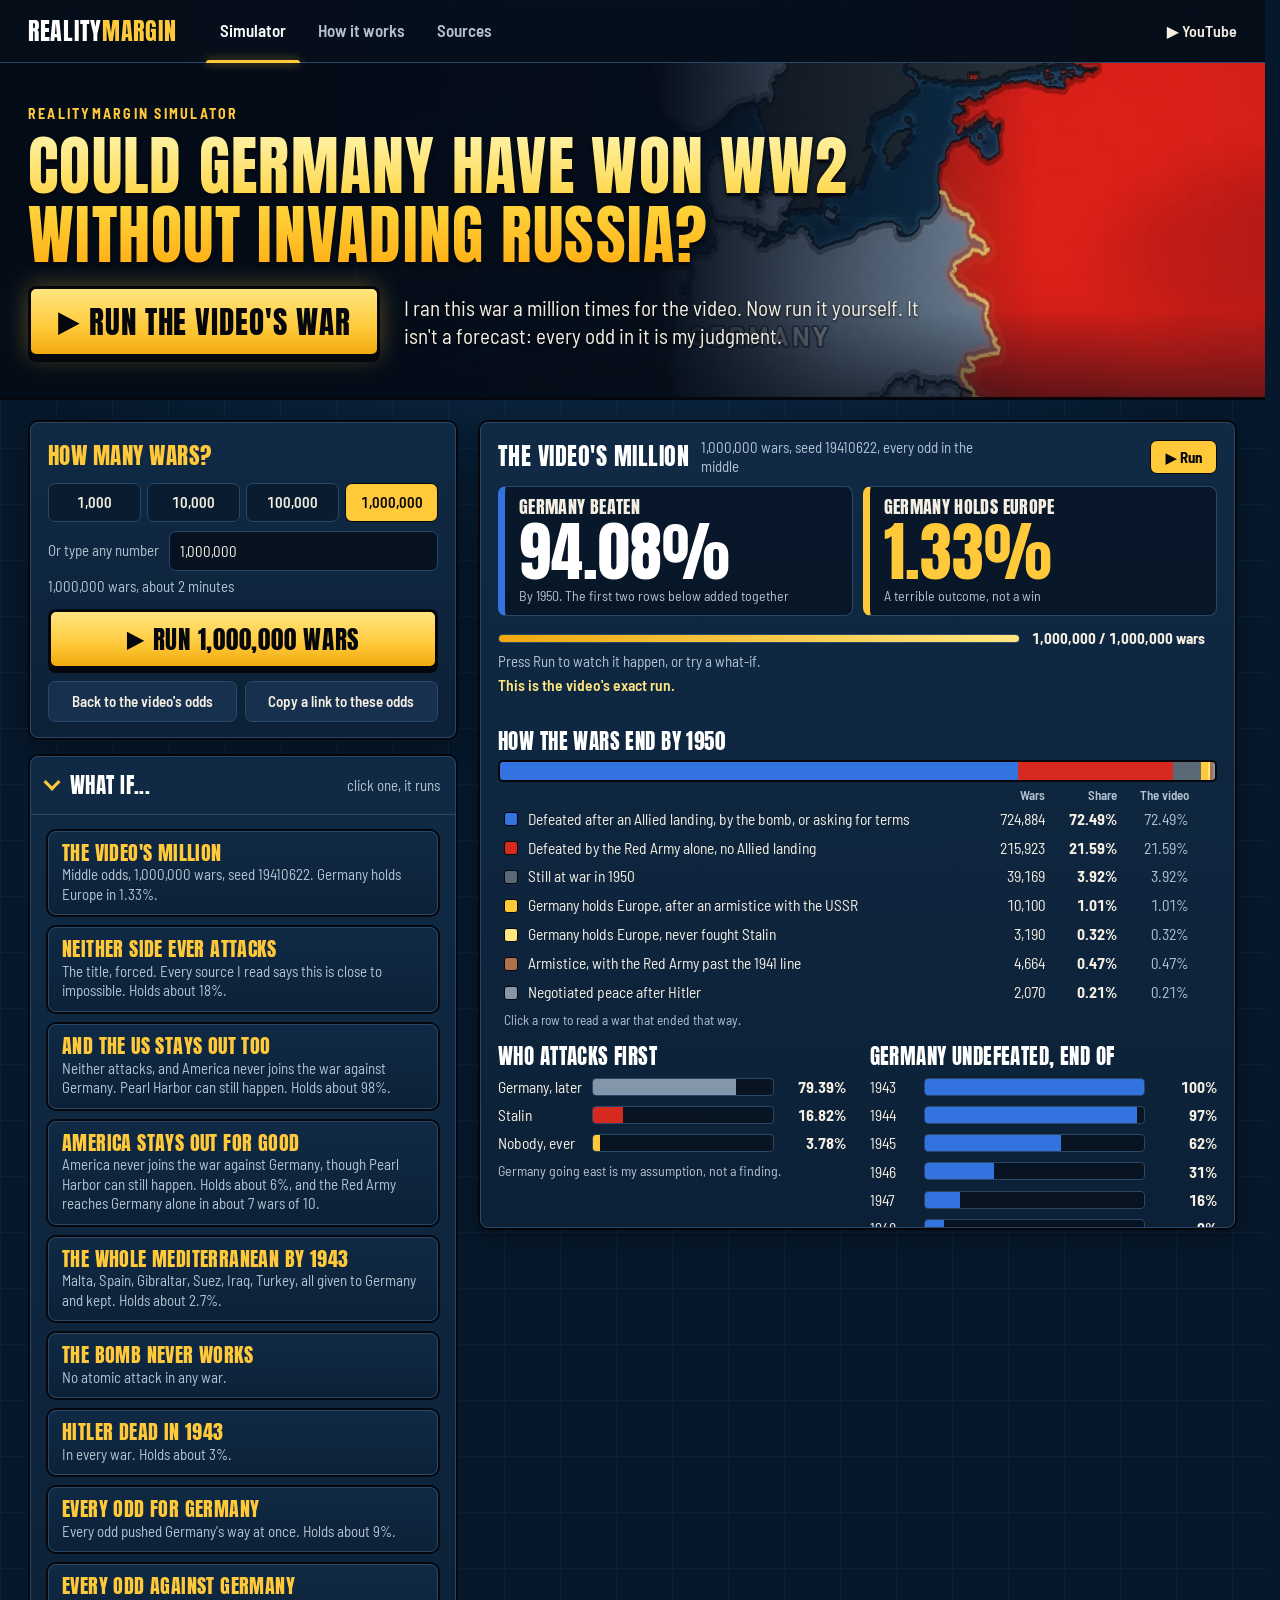
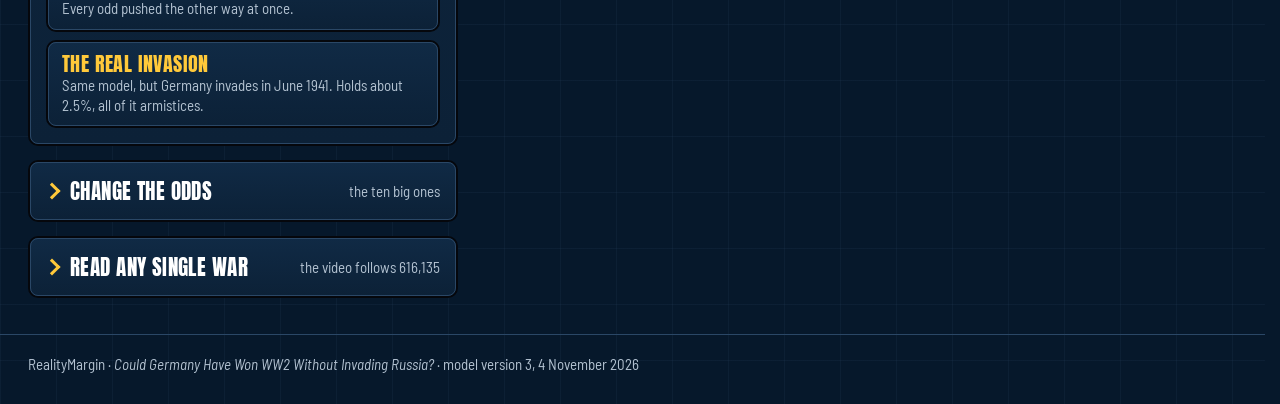
<file: run.html>
<!doctype html><html lang="en"><head><meta charset="utf-8"><title>What If Germany Never Invaded Russia? · RealityMargin</title><meta http-equiv="refresh" content="0; url=index.html"><link rel="canonical" href="index.html"><script>location.replace('index.html' + location.search + location.hash);</script></head><body style="background:#06182b;color:#f4efe2;font-family:sans-serif"><p><a href="index.html" style="color:#ffc93a">Open the simulator</a></p></body></html>
</file>
<file: rm_sim.css>
/* RealityMargin sim page: the channel's style core on the web. Lit navy sea with the grid, glowing blocs, ink borders, Impact and Bahnschrift. Reused by every sim film. */
:root { --sea: #06182b; --sea2: #0b2744; --panel: #0c2137; --panel2: #102a45; --line: #2a4766; --amber: #ffc93a; --amber2: #ffe680; --bone: #f4efe2; --dim: #b3c2d1; --sov: #d62a20; --ally: #3273e0; --ger: #8496aa; --ink: #05070c;
  --head: Impact, Anton, "Arial Narrow", sans-serif; --body: Bahnschrift, "Barlow Semi Condensed", "Segoe UI", system-ui, sans-serif; --gut: clamp(16px, 3vw, 28px); --ease: cubic-bezier(.2, .7, .2, 1); --top: 62px; }
* { box-sizing: border-box; }
[hidden] { display: none !important; }
html { scrollbar-gutter: stable; scroll-behavior: smooth; scroll-padding-top: calc(var(--top) + 14px); interpolate-size: allow-keywords; -webkit-text-size-adjust: 100%; } html.lock { overflow: hidden; }
body { margin: 0; color: var(--bone); font: 400 18px/1.5 var(--body); background-color: var(--sea); -webkit-tap-highlight-color: transparent;
  background-image: linear-gradient(rgba(120, 170, 220, .05) 1px, transparent 1px), linear-gradient(90deg, rgba(120, 170, 220, .05) 1px, transparent 1px), radial-gradient(1200px 800px at 50% 0, #123a60 0, transparent 70%); background-size: 56px 56px, 56px 56px, auto; }
a { color: var(--amber2); text-underline-offset: 3px; transition: color .15s; } a:hover { color: #fff; }
.w { max-width: 1320px; margin: 0 auto; padding: 0 var(--gut); }
h1, h2, h3, .t { font-family: var(--head); font-weight: 400; text-transform: uppercase; letter-spacing: .02em; line-height: 1.08; margin: 0; }
button { font: inherit; color: inherit; cursor: pointer; }
:focus-visible { outline: 3px solid var(--amber2); outline-offset: 2px; border-radius: 6px; }
::selection { background: var(--amber); color: var(--ink); }

/* top bar with tabs */
.bar { position: sticky; top: 0; z-index: 30; background: rgba(5, 12, 22, .9); backdrop-filter: blur(10px); border-bottom: 1px solid var(--line); }
.bar .w { display: flex; align-items: center; gap: 22px; min-height: var(--top); }
.logo { font: 400 24px var(--head); letter-spacing: .03em; color: #fff; text-decoration: none; text-transform: uppercase; white-space: nowrap; } .logo b { font-weight: 400; color: var(--amber); }
.tabs { position: relative; display: flex; align-self: stretch; gap: 4px; margin-left: 8px; } .tabs a { display: flex; align-items: center; padding: 0 14px; color: var(--dim); text-decoration: none; font-weight: 600; font-size: 17px; white-space: nowrap; transition: color .18s; } .tabs a:hover { color: #fff; } .tabs a.on { color: #fff; }
#ink { position: absolute; left: 0; bottom: -1px; height: 3px; width: 0; background: var(--amber); border-radius: 3px 3px 0 0; box-shadow: 0 0 10px rgba(255, 201, 58, .6); } .ready #ink { transition: transform .28s var(--ease), width .28s var(--ease); }
.yt { margin-left: auto; color: var(--bone); text-decoration: none; font-weight: 600; font-size: 16px; white-space: nowrap; }

/* tab panels */
.tabp { animation: rise .26s var(--ease); } @keyframes rise { from { opacity: 0; transform: translateY(8px); } to { opacity: 1; transform: none; } }

/* hero */
.hero { position: relative; overflow: hidden; border-bottom: 3px solid var(--ink); background: var(--sea) center / cover no-repeat; }
.hero::before { content: ""; position: absolute; inset: 0; background: linear-gradient(90deg, rgba(4, 12, 24, 1) 0, rgba(4, 12, 24, .98) 52%, rgba(4, 12, 24, .5) 66%, rgba(4, 12, 24, .04) 82%), linear-gradient(0deg, rgba(4, 12, 24, .5) 0, transparent 26%); }
.hero .w { position: relative; padding-top: clamp(24px, 3.4vw, 40px); padding-bottom: clamp(24px, 3.4vw, 40px); }
.kick { font-weight: 700; letter-spacing: .16em; font-size: 14px; color: var(--amber); margin: 0 0 8px; }
h1 { font-size: clamp(38px, 5vw, 66px); max-width: 15em; background: linear-gradient(180deg, #fff3a8 0, #ffd23a 55%, #ffae12 100%); -webkit-background-clip: text; background-clip: text; color: transparent; filter: drop-shadow(0 3px 0 var(--ink)) drop-shadow(0 0 2px var(--ink)); }
.herow { display: flex; align-items: center; gap: 18px 24px; flex-wrap: wrap; margin-top: 16px; } .lead { font-size: clamp(18px, 1.7vw, 21px); line-height: 1.3; max-width: 25em; margin: 0; text-shadow: 0 1px 3px var(--ink); }
.go { font: 400 clamp(24px, 2.6vw, 31px) var(--head); letter-spacing: .03em; text-transform: uppercase; color: var(--ink); background: linear-gradient(180deg, #ffe680, #ffc93a 60%, #f0a90e); border: 3px solid var(--ink); border-radius: 8px; padding: 10px 26px 9px; box-shadow: 0 5px 0 var(--ink), 0 0 24px rgba(255, 201, 58, .32); transition: transform .12s var(--ease), box-shadow .12s var(--ease), filter .15s; white-space: nowrap; }
.go:hover:not([aria-disabled=true]) { filter: brightness(1.08); transform: translateY(-1px); box-shadow: 0 6px 0 var(--ink), 0 0 30px rgba(255, 201, 58, .45); } .go:active:not([aria-disabled=true]) { transform: translateY(4px); box-shadow: 0 1px 0 var(--ink); } .go[aria-disabled=true] { filter: saturate(.5) brightness(.75); cursor: wait; transform: none; }

/* the workspace: controls left, the answer stays in view on the right */
.work { display: grid; grid-template-columns: minmax(340px, 430px) minmax(0, 1fr); gap: 20px; align-items: start; padding-top: 20px; }
.ctlcol { display: grid; grid-template-columns: minmax(0, 1fr); gap: 14px; min-width: 0; } .anscol { position: sticky; top: calc(var(--top) + 14px); min-width: 0; }
.panel, details.fold, .preset { background: linear-gradient(180deg, var(--panel2), var(--panel)); border: 2px solid var(--ink); outline: 1px solid var(--line); outline-offset: -3px; border-radius: 10px; }
.panel { padding: 16px 18px; box-shadow: 0 8px 22px rgba(0, 0, 0, .3); }
.ph { font: 400 23px var(--head); text-transform: uppercase; letter-spacing: .02em; color: var(--amber); margin: 0 0 10px; }

/* run card */
.chips { display: grid; grid-template-columns: repeat(4, 1fr); gap: 6px; } .chip { background: #0a1c30; border: 1px solid var(--line); border-radius: 7px; padding: 7px 2px; font-weight: 600; font-size: 15px; font-variant-numeric: tabular-nums; transition: background .15s, border-color .15s, color .15s, transform .1s; } .chip:hover { border-color: var(--amber); } .chip:active { transform: scale(.96); } .chip.on { background: var(--amber); color: var(--ink); border-color: var(--ink); }
.own { display: flex; align-items: center; gap: 10px; margin: 9px 0 3px; font-size: 15px; color: var(--dim); } .own label { white-space: nowrap; } .own input { flex: 1; min-width: 0; }
.est { color: var(--dim); font-size: 15px; margin: 4px 0 12px; min-height: 1.4em; }
.runb { width: 100%; min-height: 54px; font: 400 25px var(--head); text-transform: uppercase; letter-spacing: .03em; color: var(--ink); background: linear-gradient(180deg, #ffe680, #ffc93a 60%, #f0a90e); border: 3px solid var(--ink); border-radius: 8px; padding: 9px 8px 8px; box-shadow: 0 4px 0 var(--ink); transition: transform .12s var(--ease), box-shadow .12s var(--ease), filter .15s; }
.runb:hover { filter: brightness(1.07); } .runb:active { transform: translateY(3px); box-shadow: 0 1px 0 var(--ink); } .running .runb { background: linear-gradient(180deg, #ff6a5c, #d62a20); color: #fff; }
.acts { display: flex; flex-wrap: wrap; gap: 8px; margin-top: 12px; } .acts .btn { flex: 1 1 auto; } .btn { background: #16304d; border: 1px solid var(--line); border-radius: 7px; padding: 8px 13px; font-weight: 600; font-size: 15px; color: var(--bone); transition: border-color .15s, background .15s, transform .1s; } .btn:hover:not([aria-disabled=true]) { border-color: var(--amber); background: #1b3a5c; } .btn:active:not([aria-disabled=true]) { transform: scale(.97); } .btn[aria-disabled=true] { opacity: .45; cursor: default; } .btn.y { background: var(--amber); color: var(--ink); border-color: var(--ink); font-weight: 700; } .btn.y:hover:not(:disabled) { background: var(--amber2); }
select, input { font: inherit; color: var(--bone); background: #06121f; border: 1px solid var(--line); border-radius: 7px; padding: 7px 10px; height: 40px; max-width: 100%; transition: border-color .15s, box-shadow .15s; } select:hover, input:hover { border-color: #47698d; } input:focus, select:focus { border-color: var(--amber); box-shadow: 0 0 0 3px rgba(255, 201, 58, .18); outline: none; }

/* what-ifs */
.cards { display: grid; gap: 8px; } .preset { width: 100%; text-align: left; padding: 11px 14px; display: block; transition: transform .14s var(--ease), outline-color .14s, box-shadow .14s; } .preset:hover:not([aria-disabled=true]) { transform: translateX(3px); outline-color: var(--amber); box-shadow: -3px 0 0 var(--amber); } .preset:active:not([aria-disabled=true]) { transform: translateX(1px) scale(.99); } .preset[aria-disabled=true] { opacity: .55; cursor: default; } .preset.on { outline: 2px solid var(--amber); outline-offset: -4px; opacity: 1; }
.preset .t { font-size: 20px; color: var(--amber); display: block; } .preset .d { color: var(--dim); font-size: 15px; line-height: 1.3; display: block; margin-top: 2px; }

/* folds */
details.fold { margin: 0; } details.fold > summary { list-style: none; cursor: pointer; padding: 13px 16px; font: 400 21px var(--head); text-transform: uppercase; letter-spacing: .02em; color: #fff; display: flex; align-items: center; gap: 12px; border-radius: 10px; transition: color .15s; } details.fold > summary:hover { color: var(--amber); } details.fold > summary::-webkit-details-marker { display: none; }
details.fold > summary::before { content: ""; flex: none; width: 9px; height: 9px; border-right: 3px solid var(--amber); border-bottom: 3px solid var(--amber); transform: rotate(-45deg); transition: transform .2s var(--ease); } details.fold[open] > summary::before { transform: rotate(45deg) translate(-2px, -2px); }
details.fold > summary small { flex: none; font: 400 15px var(--body); text-transform: none; letter-spacing: 0; color: var(--dim); margin-left: auto; text-align: right; } .badge { flex: none; white-space: nowrap; background: var(--amber); color: var(--ink); font: 700 13px var(--body); text-transform: none; letter-spacing: 0; padding: 1px 8px; border-radius: 20px; }
details.fold::details-content { height: 0; overflow: clip; transition: height .24s var(--ease), content-visibility .24s allow-discrete; } details.fold[open]::details-content { height: auto; }
details.fold > .in { padding: 2px 16px 16px; border-top: 1px solid var(--line); overflow-wrap: anywhere; }
.in h3 { margin-top: 20px; font-size: 24px; color: #fff; } .in p, .in li { max-width: 50em; } .in li { margin: 7px 0; } .in > section { padding: 12px 0; border-top: 1px solid var(--line); } .in > section:first-child { border-top: 0; }
.tw, .in .wrap { overflow-x: auto; margin: 12px 0; } table { border-collapse: collapse; font-size: 15px; min-width: 520px; } th, td { border: 1px solid var(--line); padding: 6px 9px; text-align: left; vertical-align: top; overflow-wrap: normal; } th { color: var(--amber); font-weight: 600; } .inp { min-width: 840px; }

/* sliders */
.pre { color: var(--dim); font-size: 15px; margin: 10px 0; } .ctl { display: flex; gap: 10px 14px; flex-wrap: wrap; align-items: end; margin: 10px 0; } .ctl label { display: grid; gap: 3px; font-size: 14px; color: var(--dim); flex: 1 1 140px; } .ctl select, .ctl input { width: 100%; }
.sliders { display: grid; gap: 16px; margin-top: 12px; } .slider { padding-left: 10px; border-left: 3px solid transparent; transition: border-color .15s; } .slider.moved { border-left-color: var(--amber); }
.slider label { display: flex; justify-content: space-between; gap: 12px; font-weight: 600; font-size: 16px; line-height: 1.25; } .slider .val { color: var(--amber); font-weight: 700; white-space: nowrap; font-variant-numeric: tabular-nums; }
.sl { display: flex; align-items: center; gap: 6px; } .slider input[type=range] { -webkit-appearance: none; appearance: none; flex: 1; min-width: 0; height: 28px; margin: 3px 0 0; padding: 0; border: 0; background: transparent; cursor: pointer; box-shadow: none; }
.slider input[type=range]::-webkit-slider-runnable-track { height: 7px; border-radius: 4px; background: linear-gradient(90deg, var(--amber) var(--p, 0%), #04101c var(--p, 0%)); border: 1px solid var(--line); } .slider input[type=range]::-moz-range-track { height: 7px; border-radius: 4px; background: #04101c; border: 1px solid var(--line); } .slider input[type=range]::-moz-range-progress { height: 7px; border-radius: 4px; background: var(--amber); }
.slider input[type=range]::-webkit-slider-thumb { -webkit-appearance: none; width: 20px; height: 20px; margin-top: -7.5px; border-radius: 50%; background: linear-gradient(180deg, #fff3a8, #ffc93a); border: 2px solid var(--ink); box-shadow: 0 1px 4px rgba(0, 0, 0, .5); transition: transform .12s var(--ease); } .slider input[type=range]:hover::-webkit-slider-thumb { transform: scale(1.14); } .slider input[type=range]:active::-webkit-slider-thumb { transform: scale(1.24); } .slider input[type=range]::-moz-range-thumb { width: 18px; height: 18px; border-radius: 50%; background: #ffc93a; border: 2px solid var(--ink); }
.undo { flex: none; background: none; border: 1px solid var(--line); border-radius: 50%; width: 26px; height: 26px; padding: 0; color: var(--amber); font-size: 15px; line-height: 1; transition: transform .2s var(--ease), border-color .15s; } .undo:hover { transform: rotate(-40deg); border-color: var(--amber); } .slider small { color: var(--dim); font-size: 13px; }
details.sub { margin-top: 14px; border-top: 1px solid var(--line); } details.sub > summary { cursor: pointer; padding: 10px 0; font-weight: 700; color: var(--amber2); } details.sub > summary small { color: var(--dim); font-weight: 400; margin-left: 6px; }
.odds { display: grid; gap: 6px; max-height: 420px; overflow-y: auto; margin-top: 8px; padding-right: 6px; } .odd { display: flex; gap: 10px; align-items: center; padding: 7px 8px; border: 1px solid var(--line); border-radius: 7px; background: rgba(4, 12, 24, .4); cursor: text; transition: border-color .15s; } .odd.moved { border-color: var(--amber); } .odd .ot { flex: 1; min-width: 0; display: grid; gap: 1px; } .odd b { font-size: 15px; overflow-wrap: anywhere; } .odd small { color: var(--dim); font-size: 13px; line-height: 1.25; } .odd .om { color: #8ea3b8; } .odd input { flex: none; width: 84px; height: 36px; padding: 4px 6px; font-variant-numeric: tabular-nums; }

/* the answer */
.pulse .panel { animation: glow .9s var(--ease); } @keyframes glow { 0% { box-shadow: 0 0 0 2px var(--amber), 0 0 34px rgba(255, 201, 58, .5); } 100% { box-shadow: 0 8px 22px rgba(0, 0, 0, .3); } }
.anscol .panel { max-height: calc(100vh - var(--top) - 28px); overflow-y: auto; scrollbar-width: thin; scrollbar-color: #2a4766 transparent; }
.mode { display: flex; align-items: center; gap: 4px 12px; margin-bottom: 10px; } .mode .t { font-size: 24px; color: #fff; } .mode .s { color: var(--dim); font-size: 15px; flex: 1 1 0; min-width: 120px; line-height: 1.25; } #ansRun { flex: none; padding: 5px 14px; } .running #ansRun { background: var(--sov); color: #fff; }
.tiles { display: grid; grid-template-columns: 1fr 1fr; gap: 10px; } .tile { min-width: 0; background: rgba(4, 12, 24, .6); border: 1px solid var(--line); border-left: 7px solid var(--c, var(--ally)); border-radius: 8px; padding: 10px 14px; } .tile .t { font-size: 18px; color: var(--bone); } .tile .v { font: 400 clamp(42px, 5vw, 66px)/1.05 var(--head); color: var(--c2, #fff); margin: 3px 0 1px; font-variant-numeric: tabular-nums; } .tile .m { color: var(--dim); font-size: 14px; line-height: 1.25; }
.prog { display: flex; align-items: center; gap: 4px 12px; margin: 11px 0 2px; flex-wrap: wrap; } .meter { flex: 1 1 120px; height: 9px; background: rgba(0, 0, 0, .5); border: 1px solid var(--line); border-radius: 6px; overflow: hidden; } .meter i { display: block; height: 100%; width: 100%; background: linear-gradient(90deg, #f0a90e, #ffe680); transition: width .12s linear; } .prog .cnt { font-weight: 700; font-size: 15px; font-variant-numeric: tabular-nums; } .prog .eta { color: var(--amber2); font-size: 15px; }
.status { color: var(--dim); font-size: 15px; margin: 3px 0 0; line-height: 1.3; } .status { min-height: 1.3em; } .compare { font-weight: 600; font-size: 15.5px; color: var(--amber2); margin: 3px 0 0; line-height: 1.3; min-height: 2.6em; } #again { flex: none; padding: 5px 12px; visibility: hidden; } #again.on { visibility: visible; }
.anscol h3 { font-size: 21px; color: #fff; margin: 15px 0 7px; } .stack { display: flex; height: 22px; border-radius: 5px; overflow: hidden; border: 2px solid var(--ink); background: #000; } .stack i { display: block; height: 100%; transition: width .3s var(--ease); }
.rowh, .row { display: grid; grid-template-columns: 14px 1fr 78px 62px 62px 12px; gap: 10px; align-items: center; font-size: 15.5px; line-height: 1.22; } .rowh { color: var(--dim); font-size: 13px; font-weight: 600; text-align: right; margin: 6px 0 1px; padding: 0 6px; } .row { width: 100%; text-align: left; background: none; border: 0; border-radius: 6px; padding: 5px 6px; transition: background .14s; } .row:hover:not([aria-disabled=true]) { background: rgba(255, 201, 58, .1); } .row[aria-disabled=true] { opacity: .5; cursor: default; } .row[aria-disabled=true] .go2 { visibility: hidden; } .row .sw { width: 14px; height: 14px; border-radius: 3px; border: 1px solid var(--ink); } .row .n, .row .p, .row .r { text-align: right; font-variant-numeric: tabular-nums; } .row .p { font-weight: 700; } .row .r { color: var(--dim); } .go2 { color: var(--amber); font-weight: 700; opacity: 0; transform: translateX(-4px); transition: opacity .14s, transform .14s var(--ease); } .row:hover:not([aria-disabled=true]) .go2, .row:focus-visible .go2 { opacity: 1; transform: none; }
.hint { color: var(--dim); font-size: 13.5px; margin: 3px 6px 0; }
.two { display: grid; grid-template-columns: 1fr 1fr; gap: 0 24px; } .hb { display: grid; grid-template-columns: minmax(44px, auto) 1fr 62px; gap: 5px 10px; align-items: center; font-size: 15.5px; } .hb .tr { height: 18px; background: rgba(0, 0, 0, .42); border-radius: 4px; overflow: hidden; border: 1px solid var(--line); } .hb .tr i { display: block; height: 100%; transition: width .3s var(--ease); } .hb .p { text-align: right; font-weight: 700; font-variant-numeric: tabular-nums; } .smallnote { color: var(--dim); font-size: 14px; margin: 7px 0 0; line-height: 1.25; }

/* reading tabs */
.page { padding-top: clamp(22px, 3.4vw, 40px); } .page h2 { font-size: clamp(32px, 4vw, 46px); color: var(--amber); text-shadow: 0 2px 0 var(--ink); margin-bottom: 8px; } .page .lede { color: var(--dim); margin: 0 0 16px; max-width: 50em; } .stackf { display: grid; grid-template-columns: minmax(0, 1fr); gap: 10px; } .stackf > *, details.fold, .in { min-width: 0; } .page details.fold > summary { font-size: clamp(21px, 2.3vw, 26px); padding: 15px 18px; } .page details.fold > .in { padding: 4px 18px 20px; } .page details.fold { scroll-margin-top: 70px; }
.faq details { border-top: 1px solid var(--line); } .faq details:first-child { border-top: 0; } .faq summary { cursor: pointer; padding: 11px 0; font-weight: 600; color: var(--amber2); transition: color .15s; } .faq summary:hover { color: #fff; } .faq p { margin: 0 0 14px; }
.tools { display: flex; flex-wrap: wrap; gap: 10px 16px; align-items: center; margin-bottom: 14px; position: sticky; top: var(--top); z-index: 5; background: rgba(6, 24, 43, .95); padding: 10px 0; backdrop-filter: blur(8px); } .search { flex: 1 1 280px; } .search input { width: 100%; height: 44px; padding-left: 14px; } .jump { display: flex; flex-wrap: wrap; gap: 6px; } .jump a { background: #16304d; border: 1px solid var(--line); border-radius: 20px; padding: 5px 13px; font-size: 15px; font-weight: 600; color: var(--bone); text-decoration: none; transition: border-color .15s; } .jump a:hover { border-color: var(--amber); } #findN { color: var(--amber2); font-weight: 600; font-size: 15px; white-space: nowrap; }

/* side panel for one war */
#drawer { position: fixed; inset: 0; z-index: 60; } #drShade { position: absolute; inset: 0; background: rgba(2, 8, 16, .66); opacity: 0; transition: opacity .22s; border: 0; width: 100%; cursor: default; } #drawer.on #drShade { opacity: 1; }
.drp { position: absolute; top: 0; right: 0; bottom: 0; width: min(580px, 100%); background: linear-gradient(180deg, var(--panel2), var(--panel)); border-left: 3px solid var(--ink); box-shadow: -14px 0 40px rgba(0, 0, 0, .5); transform: translateX(100%); transition: transform .24s var(--ease); display: flex; flex-direction: column; } #drawer.on .drp { transform: none; }
.drh { display: flex; align-items: center; gap: 12px; padding: 13px 18px; border-bottom: 1px solid var(--line); } .drh .t { font-size: 20px; color: var(--amber); flex: 1; line-height: 1.15; } #drClose { flex: none; width: 38px; height: 38px; border-radius: 50%; background: #16304d; border: 1px solid var(--line); font-size: 18px; line-height: 1; transition: border-color .15s, transform .15s var(--ease); } #drClose:hover { border-color: var(--amber); transform: rotate(90deg); }
#drBody { flex: 1; overflow-y: auto; padding: 14px 18px; } #warHead { font-weight: 700; font-size: 19px; line-height: 1.3; color: #fff; margin: 0 0 12px; } #warPath { margin: 0; padding: 0 0 0 16px; border-left: 2px solid var(--line); list-style: none; } #warPath li { position: relative; margin: 0 0 9px; line-height: 1.3; font-size: 16.5px; } #warPath li::before { content: ""; position: absolute; left: -22px; top: .42em; width: 10px; height: 10px; border-radius: 50%; background: var(--amber); border: 2px solid var(--ink); } .drf { padding: 12px 18px; border-top: 1px solid var(--line); display: flex; gap: 8px; }
#warNote { color: var(--amber2); font-size: 15px; margin: 0 0 12px; line-height: 1.3; }

/* phone dock */
#dock { display: none; }
footer { margin-top: 36px; border-top: 1px solid var(--line); padding: 18px 0 28px; color: var(--dim); font-size: 15px; }
#toast { position: fixed; bottom: 24px; left: 50%; transform: translate(-50%, 12px); z-index: 70; background: var(--amber); color: var(--ink); font-weight: 700; padding: 8px 16px; border-radius: 8px; opacity: 0; pointer-events: none; transition: opacity .2s, transform .2s var(--ease); box-shadow: 0 6px 20px rgba(0, 0, 0, .4); } #toast.on { opacity: 1; transform: translate(-50%, 0); }

@media (min-width: 980px) { .hero { background-size: max(1560px, 108vw) auto; background-position: calc(50% + 24vw) 36%; } }
@media (max-width: 979px) {
  body { font-size: 17px; } html[data-tab=sim] body { padding-bottom: 76px; } .hero::before { background: linear-gradient(0deg, rgba(4, 12, 24, .95) 0, rgba(4, 12, 24, .76) 100%); }
  .work { display: flex; flex-direction: column; gap: 14px; } .ctlcol { display: contents; } .anscol { position: static; order: 2; width: 100%; } #runc { order: 1; width: 100%; } .ctlcol > :not(#runc) { order: 3; width: 100%; } .anscol .panel { max-height: none; overflow: visible; }
  .bar .w { gap: 10px; flex-wrap: wrap; padding-top: 7px; } .logo { font-size: 21px; } .yt { font-size: 15px; } .tabs { order: 3; flex: 1 0 100%; margin: 0; min-height: 38px; } .tabs a { flex: 1; justify-content: center; padding: 0 6px; font-size: 16px; } html { scroll-padding-top: 104px; } .tools { top: 80px; } #toast { bottom: 92px; } #ansRun { display: none; } .mode { flex-wrap: wrap; } .mode .s { flex: 1 1 100%; } #again:not(.on) { display: none; }
  .tiles { gap: 8px; } .tile { padding: 8px 10px; border-left-width: 5px; } .tile .t { font-size: 16px; } .two { grid-template-columns: 1fr; } .go { width: 100%; } .lead { max-width: none; }
  .rowh, .row { grid-template-columns: 14px 1fr 58px 58px 10px; gap: 8px; } .row .n, .rowh .hn { display: none; } .go2 { opacity: 1; transform: none; }
  html[data-tab=sim] #dock { display: block; } #dock { position: fixed; left: 0; right: 0; bottom: 0; z-index: 40; background: rgba(5, 12, 22, .96); border-top: 1px solid var(--line); padding: 8px var(--gut) calc(8px + env(safe-area-inset-bottom)); backdrop-filter: blur(10px); }
  .dockr { display: flex; align-items: center; gap: 12px; } .dockn { flex: 1; min-width: 0; display: flex; gap: 14px; } .dockn div { line-height: 1.1; } .dockn small { display: block; color: var(--dim); font-size: 12px; } .dockn b { font: 400 25px var(--head); font-variant-numeric: tabular-nums; } .dockn .h b { color: var(--amber); } #dockRun { flex: none; font: 400 20px var(--head); text-transform: uppercase; color: var(--ink); background: var(--amber); border: 2px solid var(--ink); border-radius: 8px; padding: 7px 14px 6px; transition: transform .1s; white-space: nowrap; } #dockRun:active { transform: scale(.96); } .running #dockRun { background: var(--sov); color: #fff; } .dockm { height: 4px; margin-top: 6px; background: rgba(255, 255, 255, .1); border-radius: 3px; overflow: hidden; } .dockm i { display: block; height: 100%; width: 100%; background: var(--amber); transition: width .12s linear; }
  .odds { max-height: 360px; } #warPath li { font-size: 16px; } .page details.fold { scroll-margin-top: 66px; }
}
@media (max-width: 359px) { .tiles { grid-template-columns: minmax(0, 1fr); } }
@media (prefers-reduced-motion: reduce) { html { scroll-behavior: auto; } *, *::before, *::after { animation: none !important; transition: none !important; } }
</file>
